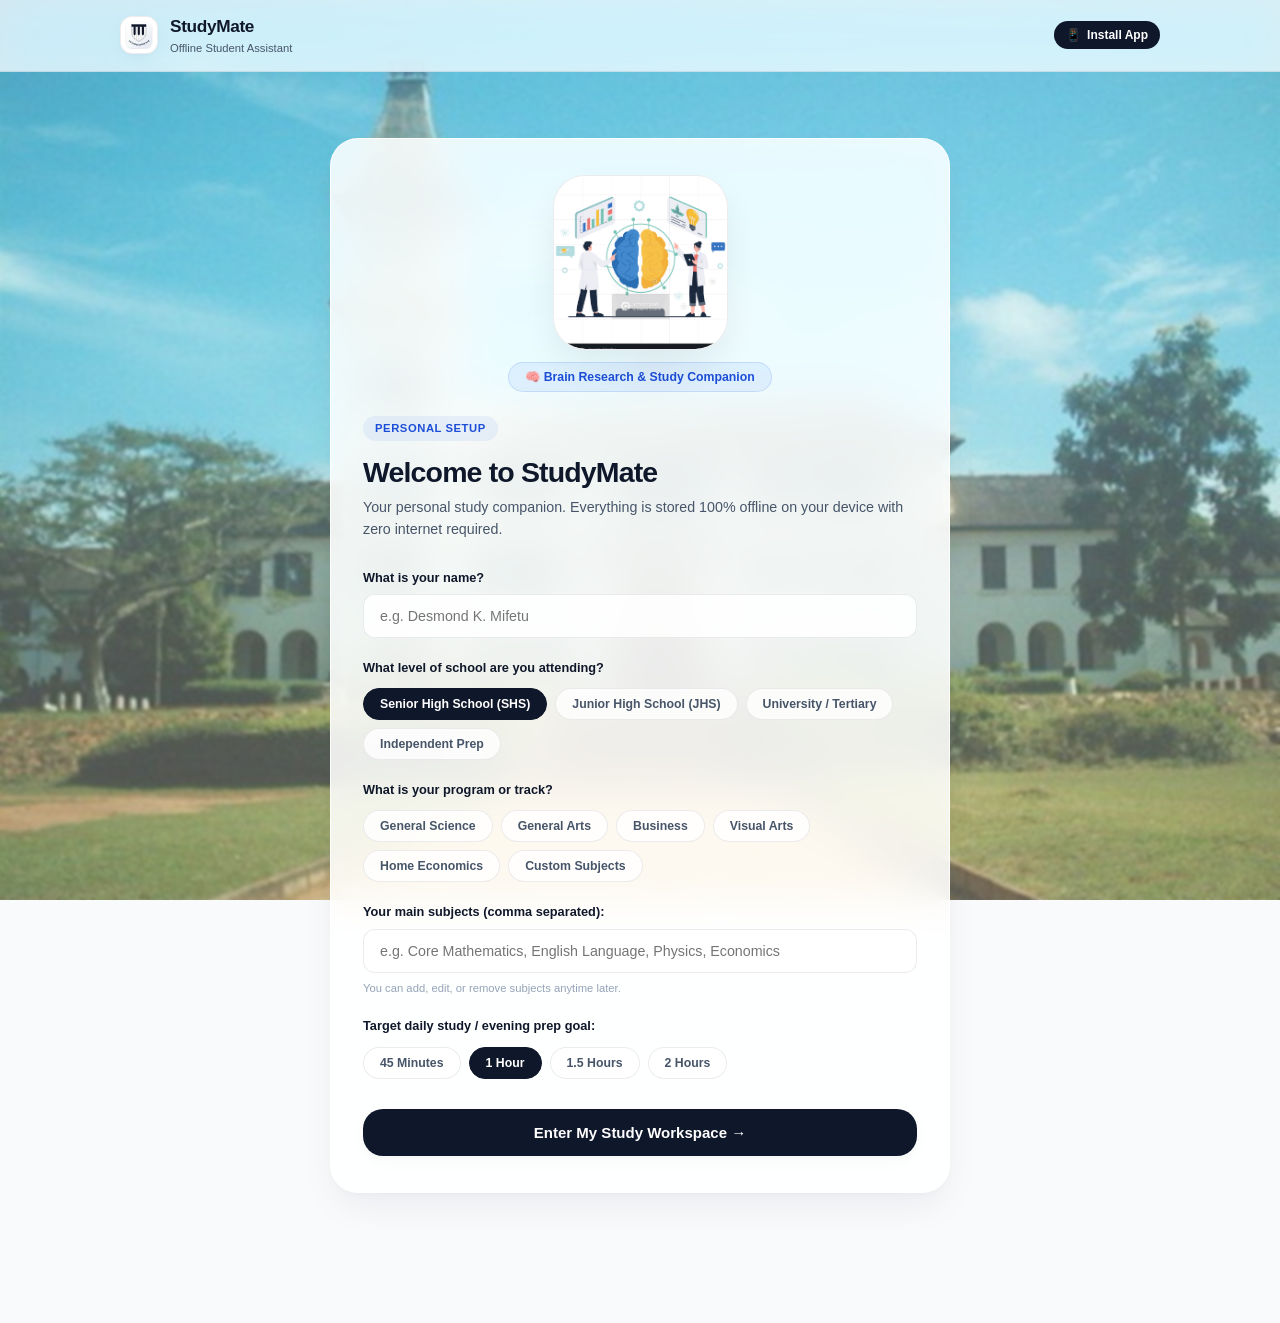
<file: index.html>
<!DOCTYPE html>
<html lang="en">

<head>
  <meta charset="UTF-8">
  <meta name="viewport" content="width=device-width, initial-scale=1.0, viewport-fit=cover">
  <title>StudyMate - Offline Student Assistant & Planner</title>
  <meta name="description" content="Minimalist, 100% offline personal student assistant, timetable, and study planner.">
  <meta name="theme-color" content="#f8fafc">
  <meta name="apple-mobile-web-app-capable" content="yes">
  <meta name="apple-mobile-web-app-status-bar-style" content="default">
  <link rel="icon" type="image/svg+xml" href="icon.svg">
  <link rel="apple-touch-icon" href="icon.svg">
  <link rel="manifest" href="manifest.json">
  <link rel="stylesheet" href="styles.css">
</head>

<body>
  <div class="app-layout">

    <!-- Top Fluid Header -->
    <header class="app-header">
      <div class="header-inner">
        <div class="brand-group">
          <div class="brand-mark" style="padding: 2px;"><img src="icon.svg" alt="Achimota School Badge"
              style="width: 28px; height: 28px; border-radius: 6px; display: block;"></div>
          <div>
            <h1 class="brand-text-title">StudyMate</h1>
            <p class="brand-text-sub">Offline Student Assistant</p>
          </div>
        </div>

        <div class="header-controls">
          <button id="btn-install-apk" class="btn-liquid btn-liquid-primary" data-open-modal="modal-install-apk"
            style="font-size: 0.8rem; padding: 7px 12px; display: inline-flex; align-items: center; gap: 6px;"
            title="Install Standalone Android APK">
            <span>📱</span>
            <span class="btn-apk-label">Install App</span>
          </button>
          <button id="btn-header-profile" class="btn-liquid btn-liquid-secondary"
            style="font-size: 0.8rem; padding: 7px 14px;" title="Profile & Settings">
            👤 <span id="header-user-label">Profile</span>
          </button>
        </div>
      </div>
    </header>

    <!-- Main Fluid Content Container -->
    <main class="content-wrapper">

      <!-- ================= 1. INITIAL INTRO & SETUP SCREEN ================= -->
      <section id="view-intro" class="intro-container">
        <div class="intro-hero-card">
          <div class="intro-mascot-wrapper">
            <div class="mascot-capsule-mini">
              <img src="People working on Brain Research Insight.png" alt="Brain Research & Insight" class="mascot-img">
            </div>
            <div class="mascot-intro-tag">🧠 Brain Research & Study Companion</div>
          </div>
          <span class="intro-badge">Personal Setup</span>
          <h2 class="intro-title">Welcome to StudyMate</h2>
          <p class="intro-subtitle">Your personal study companion. Everything is stored 100% offline on your device with
            zero internet required.</p>

          <form id="form-intro-setup" class="intro-form">
            <!-- Name Field -->
            <div class="form-field-group">
              <label for="intro-name" class="field-label">What is your name?</label>
              <input type="text" id="intro-name" class="input-liquid" placeholder="e.g. Desmond K. Mifetu" required
                autocomplete="name">
            </div>

            <!-- School Level -->
            <div class="form-field-group">
              <label class="field-label">What level of school are you attending?</label>
              <div class="chip-options-grid" id="school-level-chips">
                <button type="button" class="select-chip active" data-level="Senior High School (SHS)">Senior High
                  School (SHS)</button>
                <button type="button" class="select-chip" data-level="Junior High School (JHS)">Junior High School
                  (JHS)</button>
                <button type="button" class="select-chip" data-level="University / Tertiary">University /
                  Tertiary</button>
                <button type="button" class="select-chip" data-level="Independent / NovDec">Independent Prep</button>
              </div>
            </div>

            <!-- Program / Track -->
            <div class="form-field-group">
              <label class="field-label">What is your program or track?</label>
              <div class="chip-options-grid" id="program-track-chips">
                <button type="button" class="select-chip" data-track="General Science">General Science</button>
                <button type="button" class="select-chip" data-track="General Arts">General Arts</button>
                <button type="button" class="select-chip" data-track="Business">Business</button>
                <button type="button" class="select-chip" data-track="Visual Arts">Visual Arts</button>
                <button type="button" class="select-chip" data-track="Home Economics">Home Economics</button>
                <button type="button" class="select-chip" data-track="Custom">Custom Subjects</button>
              </div>
            </div>

            <!-- Subjects to Include -->
            <div class="form-field-group">
              <label for="intro-subjects-input" class="field-label">Your main subjects (comma separated):</label>
              <input type="text" id="intro-subjects-input" class="input-liquid"
                placeholder="e.g. Core Mathematics, English Language, Physics, Economics">
              <span class="field-hint">You can add, edit, or remove subjects anytime later.</span>
            </div>

            <!-- Daily Prep Goal -->
            <div class="form-field-group">
              <label class="field-label">Target daily study / evening prep goal:</label>
              <div class="chip-options-grid" id="prep-goal-chips">
                <button type="button" class="select-chip" data-goal="45">45 Minutes</button>
                <button type="button" class="select-chip active" data-goal="60">1 Hour</button>
                <button type="button" class="select-chip" data-goal="90">1.5 Hours</button>
                <button type="button" class="select-chip" data-goal="120">2 Hours</button>
              </div>
            </div>

            <button type="submit" class="btn-start-workspace">
              Enter My Study Workspace →
            </button>
          </form>
        </div>
      </section>

      <!-- ================= 2. PERSONAL DASHBOARD (ACTIVE WORKSPACE) ================= -->
      <section id="view-dashboard" class="dashboard-view" style="display: none;">

        <!-- Segmented iOS Navigation Control -->
        <div class="segmented-nav-container">
          <div class="segmented-nav" id="segmented-nav">
            <button class="segment-btn active" data-tab="assistant">
              <span class="nav-icon">🧠</span>
              <span class="nav-label">Assistant</span>
            </button>
            <button class="segment-btn" data-tab="timetable">
              <span class="nav-icon">📅</span>
              <span class="nav-label">Schedule</span>
            </button>
            <button class="segment-btn" data-tab="assignments">
              <span class="nav-icon">📝</span>
              <span class="nav-label">Tasks</span>
            </button>
            <button class="segment-btn" data-tab="goals">
              <span class="nav-icon">🎯</span>
              <span class="nav-label">Goals</span>
            </button>
            <button class="segment-btn" data-tab="focus">
              <span class="nav-icon">⏱️</span>
              <span class="nav-label">Timer</span>
            </button>
            <button class="segment-btn" data-tab="about">
              <span class="nav-icon">ℹ️</span>
              <span class="nav-label">About</span>
            </button>
          </div>
        </div>

        <!-- TAB 1: ASSISTANT -->
        <div id="tab-assistant" class="tab-pane active">
          <div class="liquid-assistant-card">
            <div class="assistant-top-row">
              <h2 class="assistant-user-greeting" id="dash-greeting">Hello, Desmond</h2>
              <span class="assistant-copilot-tag">✨ Personal Study Copilot</span>
            </div>
            <p class="assistant-body-message" id="dash-assistant-msg">
              Welcome to your personal study hub. All your timetable slots, deadlines, and study streaks will be
              organized right here.
            </p>

            <!-- Interactive Animated Study Buddy -->
            <div class="mascot-companion-card" id="mascot-companion-widget">
              <div class="mascot-capsule" id="mascot-tap-trigger" title="Tap for study insight!">
                <img src="People working on Brain Research Insight.png" alt="Brain Research Insight" class="mascot-img"
                  id="assistant-mascot-img">
                <div class="mascot-tap-hint">Tap me! ⚡</div>
              </div>
              <div class="mascot-speech-content">
                <div class="mascot-speech-header">
                  <span class="mascot-name-badge">🧠 StudyMate Buddy</span>
                  <span class="mascot-status-tag" id="companion-status-tag">Deep Focus</span>
                </div>
                <div class="mascot-speech-bubble" id="companion-speech-bubble">
                  <p id="companion-speech-text">“Ready to dive into focused study & insight? Let's build some serious
                    momentum!”</p>
                </div>
              </div>
            </div>

            <div class="assistant-callout-liquid" id="dash-callout-box">
              <div class="callout-icon-circle" id="dash-callout-icon">📋</div>
              <div>
                <div class="callout-heading" id="dash-callout-title">Ready to set up your schedule?</div>
                <div class="callout-desc" id="dash-callout-desc">You can start by adding your class periods, upcoming
                  homework, or evening prep targets.</div>
              </div>
            </div>

            <div class="quick-action-strip">
              <button id="btn-quick-add-task" class="btn-liquid btn-liquid-primary">+ Add Assignment</button>
              <button id="btn-quick-add-period" class="btn-liquid btn-liquid-secondary">+ Add Timetable Slot</button>
              <button id="btn-quick-timer" class="btn-liquid btn-liquid-secondary">Start Prep Timer</button>
            </div>
          </div>

          <!-- EXAM HORIZON (WASSCE / TARGET READINESS TRACKER) -->
          <div class="liquid-section" style="margin-top: 24px;">
            <div class="horizon-card" id="exam-horizon-card">
              <div class="horizon-header">
                <div>
                  <span class="horizon-eyebrow">📅 EXAM HORIZON</span>
                  <h3 class="horizon-name" id="horizon-exam-name">WASSCE</h3>
                </div>
                <button class="btn-horizon-config" id="btn-config-exam" type="button" title="Set target exam or date">⚙
                  Configure</button>
              </div>

              <div class="horizon-days-stat">
                <span class="horizon-big-num" id="horizon-days-left">--</span>
                <div class="horizon-days-label-group">
                  <span class="horizon-days-unit">Days Remaining</span>
                  <span class="horizon-date-target" id="horizon-target-date-str">Target Date</span>
                </div>
              </div>

              <div class="horizon-progress-track">
                <div class="horizon-progress-bar" id="horizon-progress-fill" style="width: 50%;"></div>
              </div>

              <div class="horizon-metrics-row">
                <div class="horizon-metric">
                  <span class="metric-val" id="horizon-prep-hours">-- hrs</span>
                  <span class="metric-lbl">Est. Prep Capacity</span>
                </div>
                <div class="horizon-metric-divider"></div>
                <div class="horizon-metric">
                  <span class="metric-val" id="horizon-weeks-left">-- wks</span>
                  <span class="metric-lbl">Weeks to Exam</span>
                </div>
                <div class="horizon-metric-divider"></div>
                <div class="horizon-metric">
                  <span class="metric-val" id="horizon-urgency-tag">On Track</span>
                  <span class="metric-lbl">Pacing Status</span>
                </div>
              </div>
            </div>
          </div>

          <!-- CLASS READY GUARDIAN (ESSENTIAL KIT CHECKLIST) -->
          <div class="liquid-section" style="margin-top: 24px;">
            <div class="kit-card" id="kit-guardian-card">
              <div class="kit-header-row">
                <div>
                  <div class="kit-eyebrow-row">
                    <span class="kit-badge-shield">🛡️ Anti-Sack Guardian</span>
                    <span class="kit-status-tag" id="kit-packed-status">0/0 Packed</span>
                  </div>
                  <h3 class="kit-title" id="kit-schedule-heading">Tomorrow's Kit Checklist</h3>
                  <p class="kit-sub" id="kit-schedule-sub">Never get sacked from class for missing graph books,
                    mathsets, or lab gear.</p>
                </div>
                <button class="btn-liquid btn-liquid-secondary" style="font-size: 0.74rem; padding: 5px 12px;"
                  id="btn-add-kit-item" type="button">+ Add Kit Item</button>
              </div>

              <div class="kit-items-list" id="kit-items-container">
                <!-- Dynamically rendered kit rows -->
              </div>
            </div>
          </div>

          <!-- Urgent / Upcoming Homework Strip -->
          <div class="liquid-section" style="margin-top: 24px;">
            <div class="section-header-row">
              <h3 class="section-title">Upcoming Tasks & Homework</h3>
              <span id="badge-urgent-count" class="item-tag tag-blue">0 items</span>
            </div>
            <div class="liquid-card" id="dash-tasks-container">
              <!-- Populated or empty state -->
            </div>
          </div>
        </div>

        <!-- TAB 2: TIMETABLE -->
        <div id="tab-timetable" class="tab-pane" style="display: none;">
          <div class="liquid-section">
            <div class="section-header-row">
              <div>
                <h3 class="section-title">Weekly Schedule</h3>
                <p class="brand-text-sub">Classes, practicals, and evening boarding prep</p>
              </div>
              <button id="btn-modal-add-timetable" class="btn-liquid btn-liquid-primary">+ Add Slot</button>
            </div>

            <!-- Day Selector Pills -->
            <div class="chip-options-grid" id="timetable-day-chips" style="margin: 6px 0 14px 0;">
              <button class="select-chip active" data-day="1"><span class="day-full">Monday</span><span
                  class="day-short">Mon</span></button>
              <button class="select-chip" data-day="2"><span class="day-full">Tuesday</span><span
                  class="day-short">Tue</span></button>
              <button class="select-chip" data-day="3"><span class="day-full">Wednesday</span><span
                  class="day-short">Wed</span></button>
              <button class="select-chip" data-day="4"><span class="day-full">Thursday</span><span
                  class="day-short">Thu</span></button>
              <button class="select-chip" data-day="5"><span class="day-full">Friday</span><span
                  class="day-short">Fri</span></button>
              <button class="select-chip" data-day="6"><span class="day-full">Saturday</span><span
                  class="day-short">Sat</span></button>
              <button class="select-chip" data-day="0"><span class="day-full">Sunday</span><span
                  class="day-short">Sun</span></button>
            </div>

            <div class="liquid-card" id="timetable-content-card">
              <!-- Populated timetable slots or clean empty state -->
            </div>
          </div>
        </div>

        <!-- TAB 3: ASSIGNMENTS & GROUP WORK -->
        <div id="tab-assignments" class="tab-pane" style="display: none;">
          <div class="liquid-section">
            <div class="section-header-row">
              <div>
                <h3 class="section-title">Assignments & Group Work</h3>
                <p class="brand-text-sub">Manage individual tasks and coordinate group members</p>
              </div>
              <button id="btn-modal-add-assignment" class="btn-liquid btn-liquid-primary">+ New Task</button>
            </div>

            <div id="assignments-almost-due-banner" style="display: none;"></div>
            <div class="chip-options-grid" id="assignment-filter-chips" style="margin: 6px 0 14px 0;">
              <button class="select-chip active" data-filter="all">All</button>
              <button class="select-chip" data-filter="pending">To-Do</button>
              <button class="select-chip" data-filter="group">Group Projects</button>
              <button class="select-chip" data-filter="completed">Completed</button>
            </div>

            <div class="liquid-card" id="assignments-content-card">
              <!-- Populated assignments or clean empty state -->
            </div>
          </div>
        </div>

        <!-- TAB 4: GOALS & HABITS -->
        <div id="tab-goals" class="tab-pane" style="display: none;">
          <div class="liquid-section">
            <div class="section-header-row">
              <div>
                <h3 class="section-title">Daily Goals & Study Habits</h3>
                <p class="brand-text-sub">Keep track of daily targets and study consistency</p>
              </div>
              <button id="btn-modal-add-goal" class="btn-liquid btn-liquid-primary">+ Add Target</button>
            </div>

            <div class="liquid-card" id="goals-content-card" style="margin-top: 10px;">
              <!-- Populated goals or clean empty state -->
            </div>
          </div>
        </div>

        <!-- TAB 5: PREP TIMER -->
        <div id="tab-focus" class="tab-pane" style="display: none;">
          <div class="liquid-section">
            <div class="section-header-row">
              <div>
                <h3 class="section-title">Focus & Prep Timer</h3>
                <p class="brand-text-sub">Offline study sessions with synthesized chime</p>
              </div>
            </div>

            <div class="liquid-card" style="text-align: center; padding: 36px 20px;">
              <!-- Focus Activity Stage (Lottie Vector Animation - Man Repairing Motherboard) -->
              <div class="timer-mascot-stage">
                <div class="timer-mascot-capsule" id="timer-mascot-box">
                  <div id="prep-lottie-stage" class="prep-lottie-stage"></div>
                  <div class="timer-mascot-overlay-badge" id="timer-mascot-badge">
                    <span id="timer-mascot-badge-text">Focus Ready</span>
                  </div>
                </div>
              </div>

              <div style="font-size: 0.85rem; font-weight: 700; color: var(--text-secondary); margin-bottom: 8px;"
                id="timer-subject-label">General Study</div>
              <div
                style="font-size: 3.8rem; font-weight: 800; letter-spacing: -0.04em; color: var(--text-primary); line-height: 1;"
                id="timer-display">25:00</div>
              <div style="font-size: 0.85rem; font-weight: 600; color: var(--text-muted); margin-top: 8px;"
                id="timer-mode-name">Focus Session • 5m Rest Scheduled</div>

              <!-- End of Focus / Rest Transition Card -->
              <div id="timer-rest-card" class="assistant-callout-liquid"
                style="display: none; max-width: 480px; margin: 18px auto 0 auto; text-align: left;">
                <div class="callout-icon-circle">☕</div>
                <div style="flex: 1;">
                  <div class="callout-heading" id="rest-card-heading">Focus Complete! Time to Recharge.</div>
                  <div class="callout-desc" id="rest-card-desc">You've completed your study session. Taking a quick
                    break helps retain information.</div>
                  <div style="display: flex; gap: 8px; margin-top: 10px;">
                    <button id="btn-start-rest" class="btn-liquid btn-liquid-primary"
                      style="font-size: 0.8rem; padding: 6px 14px;">Start Rest (<span
                        id="rest-duration-text">5m</span>)</button>
                    <button id="btn-skip-rest" class="btn-liquid btn-liquid-secondary"
                      style="font-size: 0.8rem; padding: 6px 12px;">Skip Break</button>
                  </div>
                </div>
              </div>

              <!-- 5 Presets + Custom Button -->
              <div class="chip-options-grid" style="justify-content: center; margin: 24px 0 16px 0;"
                id="timer-preset-chips">
                <!-- Populated dynamically via app.js -->
              </div>

              <!-- Controls -->
              <div style="display: flex; justify-content: center; gap: 14px;">
                <button id="btn-timer-reset" class="btn-liquid btn-liquid-secondary">Reset</button>
                <button id="btn-timer-toggle" class="btn-liquid btn-liquid-primary"
                  style="padding: 12px 32px; font-size: 0.95rem;">
                  <span id="timer-toggle-label">Start Focus</span>
                </button>
              </div>

              <div style="margin-top: 24px; font-size: 0.8rem; color: var(--text-secondary);">
                Today's Total: <strong id="timer-today-mins">0 mins</strong>
              </div>
            </div>
          </div>
        </div>

        <!-- TAB 6: ABOUT US -->
        <div id="tab-about" class="tab-pane" style="display: none;">
          <div class="liquid-section">

            <!-- Hero Banner: Achimota Administration Frosted Glass Showcase -->
            <div class="about-hero-banner">
              <div class="about-hero-crest">
                <img src="icon.svg" alt="Achimota School Crest" class="about-crest-img">
              </div>
              <div style="display: flex; justify-content: center; margin-bottom: 8px;">
                <span class="item-tag tag-blue"
                  style="font-size: 0.72rem; padding: 3px 12px; letter-spacing: 0.04em;">🏛️ ACHIMOTA ADMINISTRATION
                  &bull; MOTOWN</span>
              </div>
              <h2 class="about-hero-title">StudyMate</h2>
              <p class="about-hero-sub">"Ut Omnes Unum Sint" &mdash; Crafted with passion for Ghanaian students aiming
                for academic excellence.</p>
              <div class="about-hero-badges">
                <span class="item-tag tag-blue">v1.0</span>
                <span class="item-tag tag-green">100% Offline</span>
                <span class="item-tag">Motown Spirit</span>
              </div>
            </div>

            <!-- Mission Card -->
            <div class="liquid-card about-mission-card" style="margin: 18px 0;">
              <div class="about-mission-icon">🎯</div>
              <h3 class="about-section-heading">Our Mission</h3>
              <p class="about-body-text">StudyMate was born out of one simple frustration — students spending more time
                managing their study apps than actually studying. We wanted something clean, fast, offline, and
                genuinely useful. No distractions. No subscriptions. Just focus.</p>
            </div>

            <!-- Native Android App Install Card -->
            <div class="liquid-card install-apk-card"
              style="margin: 18px 0; border: 1.5px solid rgba(59, 130, 246, 0.3); background: linear-gradient(135deg, rgba(239, 246, 255, 0.8), rgba(255, 255, 255, 0.95));">
              <div
                style="display: flex; align-items: flex-start; justify-content: space-between; gap: 14px; flex-wrap: wrap;">
                <div style="display: flex; align-items: center; gap: 14px;">
                  <div
                    style="width: 48px; height: 48px; border-radius: 14px; background: #0f172a; display: flex; align-items: center; justify-content: center; font-size: 1.6rem; color: #fff; box-shadow: 0 4px 12px rgba(15,23,42,0.15); flex-shrink: 0;">
                    🤖
                  </div>
                  <div>
                    <div style="display: flex; align-items: center; gap: 8px; flex-wrap: wrap;">
                      <h3 class="about-section-heading" style="margin: 0; font-size: 1.05rem;">StudyMate for Android
                      </h3>
                      <span class="item-tag tag-blue" style="font-size: 0.7rem; padding: 2px 8px;">Official APK</span>
                    </div>
                    <p class="about-body-text" style="font-size: 0.82rem; margin: 4px 0 0 0; color: #475569;">
                      Standalone offline Android app (4.2 MB). Fast, full-screen, with zero data usage.
                    </p>
                  </div>
                </div>
                <div style="display: flex; align-items: center; gap: 8px;">
                  <a href="studymate.apk" download="StudyMate.apk" id="btn-download-apk-direct"
                    class="btn-liquid btn-liquid-primary"
                    style="display: inline-flex; align-items: center; gap: 6px; text-decoration: none; font-size: 0.85rem; padding: 9px 16px;">
                    <span>⬇️</span> Download &amp; Install APK
                  </a>
                </div>
              </div>

              <!-- Quick install guide steps -->
              <div
                style="margin-top: 14px; padding-top: 12px; border-top: 1px solid rgba(15, 23, 42, 0.08); display: grid; grid-template-columns: repeat(auto-fit, minmax(180px, 1fr)); gap: 10px;">
                <div style="display: flex; align-items: center; gap: 8px; font-size: 0.78rem; color: #64748b;">
                  <span
                    style="font-weight: 700; color: #0f172a; background: rgba(15,23,42,0.08); width: 20px; height: 20px; border-radius: 50%; display: inline-flex; align-items: center; justify-content: center; flex-shrink: 0;">1</span>
                  <span>Tap <b>Download &amp; Install</b></span>
                </div>
                <div style="display: flex; align-items: center; gap: 8px; font-size: 0.78rem; color: #64748b;">
                  <span
                    style="font-weight: 700; color: #0f172a; background: rgba(15,23,42,0.08); width: 20px; height: 20px; border-radius: 50%; display: inline-flex; align-items: center; justify-content: center; flex-shrink: 0;">2</span>
                  <span>Tap downloaded notification</span>
                </div>
                <div style="display: flex; align-items: center; gap: 8px; font-size: 0.78rem; color: #64748b;">
                  <span
                    style="font-weight: 700; color: #0f172a; background: rgba(15,23,42,0.08); width: 20px; height: 20px; border-radius: 50%; display: inline-flex; align-items: center; justify-content: center; flex-shrink: 0;">3</span>
                  <span>Tap <b>Install</b> &amp; launch!</span>
                </div>
              </div>
            </div>

            <!-- Offline Data Vault -->
            <div class="liquid-card backup-vault-card" style="margin: 18px 0;">
              <div style="display: flex; align-items: center; gap: 12px; margin-bottom: 8px;">
                <span style="font-size: 1.4rem;">🛡️</span>
                <div>
                  <h3 class="about-section-heading" style="margin-bottom: 2px;">Offline Data Vault</h3>
                  <p class="about-body-text" style="font-size: 0.8rem; margin: 0;">Export your entire schedule, tasks,
                    habits, and kit to a safe JSON file or restore anytime.</p>
                </div>
              </div>
              <div style="display: flex; gap: 10px; margin-top: 14px; flex-wrap: wrap;">
                <button id="btn-about-export-backup" class="btn-liquid btn-liquid-primary" style="font-size: 0.78rem;"
                  type="button">⬇ Export Full Backup (.json)</button>
                <button id="btn-about-trigger-import" class="btn-liquid btn-liquid-secondary"
                  style="font-size: 0.78rem;" type="button">⬆ Restore from File</button>
              </div>
            </div>

            <!-- Developers Section -->
            <h3 class="about-section-heading" style="margin: 24px 0 14px 0; font-size: 1rem;">👨‍💻 The Team</h3>

            <!-- Dev Card 1 -->
            <div class="about-dev-card">
              <div class="about-dev-avatar">D</div>
              <div class="about-dev-info">
                <div class="about-dev-name">Desmond K. Mifetu</div>
                <div class="about-dev-role">Founder &amp; Lead Architect</div>
                <p class="about-dev-bio">The visionary and engineer behind StudyMate. Desmond conceived, designed, and built the application to provide Ghanaian students with an ultra-fast, 100% offline study companion for class tracking, boarding school prep, and WASSCE excellence.</p>
                <div class="about-dev-tags">
                  <span class="item-tag tag-blue">Founder</span>
                  <span class="item-tag tag-green">Lead Engineer</span>
                  <span class="item-tag">Architecture</span>
                </div>
              </div>
            </div>

            <!-- Dev Card 2 -->
            <div class="about-dev-card" style="margin-top: 14px;">
              <div class="about-dev-avatar" style="background: linear-gradient(135deg, #10b981, #06b6d4); font-size: 1.3rem;">⚡</div>
              <div class="about-dev-info">
                <div class="about-dev-name">Antigravity</div>
                <div class="about-dev-role">AI Co-Engineer &bull; Google DeepMind</div>
                <p class="about-dev-bio">Autonomous AI engineering partner collaborating with Desmond on responsive design architecture, offline-first systems, and liquidity UI styling.</p>
                <div class="about-dev-tags">
                  <span class="item-tag tag-green">AI Pair Engineer</span>
                  <span class="item-tag tag-blue">DeepMind</span>
                  <span class="item-tag">Performance</span>
                </div>
              </div>
            </div>

            <!-- Built With Section -->
            <div class="liquid-card" style="margin-top: 20px; padding: 18px 20px;">
              <h3 class="about-section-heading">🛠️ Built With</h3>
              <div class="about-tech-grid">
                <div class="about-tech-item"><span class="about-tech-icon">📄</span><span>HTML5</span></div>
                <div class="about-tech-item"><span class="about-tech-icon">🎨</span><span>Vanilla CSS</span></div>
                <div class="about-tech-item"><span class="about-tech-icon">⚡</span><span>Vanilla JS</span></div>
                <div class="about-tech-item"><span class="about-tech-icon">🎭</span><span>Lottie Animations</span></div>
                <div class="about-tech-item"><span class="about-tech-icon">💾</span><span>LocalStorage</span></div>
                <div class="about-tech-item"><span class="about-tech-icon">📱</span><span>PWA Ready</span></div>
              </div>
            </div>

            <!-- Footer Note -->
            <div class="about-footer-note">
              <p>Made with ❤️ for every student grinding hard. No cloud. No tracking. Just you and your goals.</p>
              <p style="margin-top: 6px; font-size: 0.78rem; color: var(--text-muted);">StudyMate © 2025 — All rights
                reserved.</p>
            </div>

          </div>
        </div>

      </section>

    </main>
  </div>

  <!-- ================= MODALS ================= -->

  <!-- Modal 1: Add Assignment -->
  <div class="liquid-modal-overlay" id="modal-assignment">
    <div class="liquid-modal-content">
      <div class="modal-header-row">
        <h3 class="modal-title-text">New Assignment / Project</h3>
        <button class="modal-close-icon" data-close="modal-assignment">&times;</button>
      </div>

      <form id="form-add-assignment" style="display: flex; flex-direction: column; gap: 14px;">
        <div class="form-field-group">
          <label class="field-label">Assignment Title *</label>
          <input type="text" id="task-title" class="input-liquid" placeholder="e.g. Exercise on Quadratic Equations"
            required>
        </div>

        <div style="display: flex; gap: 12px;">
          <div class="form-field-group" style="flex: 1.2;">
            <div style="display: flex; justify-content: space-between; align-items: center; margin-bottom: 5px;">
              <label class="field-label" style="margin-bottom: 0;">Subject *</label>
              <button type="button" id="btn-toggle-custom-subject"
                style="font-size: 0.74rem; color: var(--accent-blue); background: none; border: none; cursor: pointer; font-weight: 600; padding: 0;">+
                Type Custom</button>
            </div>
            <select id="task-subject-select" class="input-liquid">
              <option value="" disabled selected>Choose a subject...</option>
            </select>
            <input type="text" id="task-subject-custom" class="input-liquid" placeholder="Type custom subject name..."
              style="display: none; margin-top: 6px;">
            <input type="hidden" id="task-edit-id" value="">
          </div>
          <div class="form-field-group" style="flex: 0.8;">
            <label class="field-label">Due Date *</label>
            <input type="date" id="task-due" class="input-liquid" required>
          </div>
        </div>

        <div style="display: flex; gap: 12px;">
          <div class="form-field-group" style="flex: 1;">
            <label class="field-label">Type</label>
            <select id="task-type" class="input-liquid">
              <option value="individual">Individual Task</option>
              <option value="group">&#x1F465; Group Project</option>
            </select>
          </div>
          <div class="form-field-group" style="flex: 1;">
            <label class="field-label">Priority</label>
            <select id="task-priority" class="input-liquid">
              <option value="medium">Standard</option>
              <option value="high">Urgent</option>
              <option value="low">Low</option>
            </select>
          </div>
        </div>

        <!-- Group Members field (if group) -->
        <div class="form-field-group" id="group-task-members-field" style="display: none;">
          <label class="field-label">Group Members (comma separated)</label>
          <input type="text" id="task-members" class="input-liquid" placeholder="e.g. Kwame, Ama, Kojo">
        </div>

        <div class="form-field-group">
          <label class="field-label">Notes &amp; Instructions (Optional)</label>
          <input type="text" id="task-notes" class="input-liquid" placeholder="Page numbers or teacher instructions">
        </div>

        <div style="display: flex; justify-content: flex-end; gap: 10px; margin-top: 8px;">
          <button type="button" class="btn-liquid btn-liquid-secondary" data-close="modal-assignment">Cancel</button>
          <button type="submit" class="btn-liquid btn-liquid-primary">Save Assignment</button>
        </div>
      </form>
    </div>
  </div>

  <!-- Modal 2: Add Timetable Slot -->
  <div class="liquid-modal-overlay" id="modal-timetable">
    <div class="liquid-modal-content">
      <div class="modal-header-row">
        <h3 class="modal-title-text" id="modal-timetable-title">Add Schedule Slot</h3>
        <button class="modal-close-icon" data-close="modal-timetable">&times;</button>
      </div>

      <form id="form-add-timetable" style="display: flex; flex-direction: column; gap: 14px;">
        <input type="hidden" id="slot-edit-id" value="">
        <div class="form-field-group">
          <div style="display: flex; justify-content: space-between; align-items: center; margin-bottom: 5px;">
            <label class="field-label" style="margin-bottom: 0;">Subject / Activity *</label>
            <button type="button" id="btn-toggle-custom-slot-subject"
              style="font-size: 0.74rem; color: var(--accent-blue); background: none; border: none; cursor: pointer; font-weight: 600; padding: 0;">+
              Type Custom</button>
          </div>
          <select id="slot-subject-select" class="input-liquid">
            <option value="" disabled selected>Choose a subject...</option>
          </select>
          <input type="text" id="slot-subject-custom" class="input-liquid"
            placeholder="Type custom subject or activity..." style="display: none; margin-top: 6px;">
        </div>

        <div style="display: flex; gap: 12px;">
          <div class="form-field-group" style="flex: 1;">
            <label class="field-label">Day of Week</label>
            <select id="slot-day" class="input-liquid">
              <option value="1">Monday</option>
              <option value="2">Tuesday</option>
              <option value="3">Wednesday</option>
              <option value="4">Thursday</option>
              <option value="5">Friday</option>
              <option value="6">Saturday</option>
              <option value="0">Sunday</option>
            </select>
          </div>
          <div class="form-field-group" style="flex: 1;">
            <label class="field-label">Category</label>
            <select id="slot-type" class="input-liquid">
              <option value="class">Class Period</option>
              <option value="prep">&#x1F319; Evening Prep</option>
              <option value="lab">Science / ICT Lab</option>
            </select>
          </div>
        </div>

        <div style="display: flex; gap: 12px;">
          <div class="form-field-group" style="flex: 1;">
            <label class="field-label">Start Time</label>
            <input type="time" id="slot-start" class="input-liquid" value="08:00" required>
          </div>
          <div class="form-field-group" style="flex: 1;">
            <label class="field-label">End Time</label>
            <input type="time" id="slot-end" class="input-liquid" value="08:50" required>
          </div>
        </div>

        <div class="form-field-group">
          <label class="field-label">Room or Teacher (Optional)</label>
          <input type="text" id="slot-room" class="input-liquid" placeholder="e.g. Science Lab 1 - Mr. Mensah">
        </div>

        <div style="display: flex; justify-content: flex-end; gap: 10px; margin-top: 8px;">
          <button type="button" class="btn-liquid btn-liquid-secondary" data-close="modal-timetable">Cancel</button>
          <button type="submit" id="btn-submit-timetable-slot" class="btn-liquid btn-liquid-primary">Add Slot</button>
        </div>
      </form>
    </div>
  </div>

  <!-- Modal 3: Add Goal / Habit -->
  <div class="liquid-modal-overlay" id="modal-goal">
    <div class="liquid-modal-content">
      <div class="modal-header-row">
        <h3 class="modal-title-text">New Target or Habit</h3>
        <button class="modal-close-icon" data-close="modal-goal">&times;</button>
      </div>

      <form id="form-add-goal" style="display: flex; flex-direction: column; gap: 14px;">
        <div class="form-field-group">
          <label class="field-label">Type</label>
          <select id="goal-type" class="input-liquid">
            <option value="daily">&#x1F3AF; Today's Goal</option>
            <option value="habit">&#x1F525; Daily Study Habit (Recurring Streak)</option>
          </select>
        </div>

        <div class="form-field-group">
          <label class="field-label">Description *</label>
          <input type="text" id="goal-desc" class="input-liquid"
            placeholder="e.g. Solve 5 Past Questions on Trigonometry" required>
        </div>

        <div class="form-field-group">
          <label class="field-label">Subject</label>
          <input type="text" id="goal-subject-input" class="input-liquid" placeholder="e.g. Core Mathematics"
            list="user-subjects-datalist">
          <datalist id="user-subjects-datalist"></datalist>
        </div>

        <div style="display: flex; justify-content: flex-end; gap: 10px; margin-top: 8px;">
          <button type="button" class="btn-liquid btn-liquid-secondary" data-close="modal-goal">Cancel</button>
          <button type="submit" class="btn-liquid btn-liquid-primary">Save Target</button>
        </div>
      </form>
    </div>
  </div>

  <!-- Modal 4: Profile & Settings -->
  <div class="liquid-modal-overlay" id="modal-profile">
    <div class="liquid-modal-content">
      <div class="modal-header-row">
        <h3 class="modal-title-text">Student Profile &amp; Settings</h3>
        <button class="modal-close-icon" data-close="modal-profile">&times;</button>
      </div>

      <div style="display: flex; flex-direction: column; gap: 16px;">
        <div style="background: var(--bg-page); padding: 14px 16px; border-radius: var(--radius-sm);">
          <div style="font-size: 0.95rem; font-weight: 700;" id="prof-display-name">Student</div>
          <div style="font-size: 0.8rem; color: var(--text-secondary);" id="prof-display-track">Track</div>
          <div style="font-size: 0.78rem; color: var(--text-muted); margin-top: 4px;" id="prof-display-subjects">
            Subjects</div>
        </div>

        <div>
          <h4 style="font-size: 0.88rem; font-weight: 700; margin-bottom: 6px;">Offline Data Vault</h4>
          <p style="font-size: 0.8rem; color: var(--text-secondary); margin-bottom: 10px;">Safeguard your timetable,
            assignments, streaks, and kit checklist. Export to a clean JSON file or restore anytime.</p>
          <div style="display: flex; gap: 10px; flex-wrap: wrap;">
            <button id="btn-export-backup" class="btn-liquid btn-liquid-secondary" type="button">⬇ Export Data
              Backup</button>
            <button id="btn-trigger-import" class="btn-liquid btn-liquid-secondary" type="button">⬆ Restore
              Backup</button>
            <input type="file" id="input-backup-file" accept=".json" style="display: none;">
          </div>
        </div>

        <div>
          <h4 style="font-size: 0.88rem; font-weight: 700; margin-bottom: 6px;">Data &amp; Reset</h4>
          <p style="font-size: 0.8rem; color: var(--text-secondary); margin-bottom: 10px;">You can change your setup or
            reset to start over.</p>
          <div style="display: flex; gap: 10px;">
            <button id="btn-edit-setup" class="btn-liquid btn-liquid-secondary">Edit Setup Options</button>
            <button id="btn-reset-all" class="btn-liquid btn-liquid-secondary" style="color: var(--accent-red);">Clear
              All Data</button>
          </div>
        </div>
      </div>
    </div>
  </div>

  <!-- Modal 5: Custom Timer Preset -->
  <div class="liquid-modal-overlay" id="modal-custom-timer">
    <div class="liquid-modal-content">
      <div class="modal-header-row">
        <h3 class="modal-title-text">Create Custom Focus &amp; Rest Time</h3>
        <button class="modal-close-icon" data-close="modal-custom-timer">&times;</button>
      </div>

      <form id="form-custom-timer" style="display: flex; flex-direction: column; gap: 14px;">
        <div class="form-field-group">
          <label class="field-label">Focus / Study Duration (Minutes) *</label>
          <input type="number" id="custom-study-mins" class="input-liquid" placeholder="e.g. 50" min="1" max="240"
            required value="50">
        </div>

        <div class="form-field-group">
          <label class="field-label">Rest / Break Duration (Minutes)</label>
          <input type="number" id="custom-rest-mins" class="input-liquid" placeholder="e.g. 10" min="1" max="60"
            required value="10">
          <span class="field-hint">Auto-calculated to ~20% of study time, but you can customize it.</span>
        </div>

        <div class="form-field-group">
          <label class="field-label">Label / Name (Optional)</label>
          <input type="text" id="custom-timer-label" class="input-liquid" placeholder="e.g. 50m Deep Review">
        </div>

        <div style="display: flex; justify-content: flex-end; gap: 10px; margin-top: 8px;">
          <button type="button" class="btn-liquid btn-liquid-secondary" data-close="modal-custom-timer">Cancel</button>
          <button type="submit" class="btn-liquid btn-liquid-primary">Save Custom Preset</button>
        </div>
      </form>
    </div>
  </div>

  <!-- Modal 6: Configure Exam Target -->
  <div class="liquid-modal-overlay" id="modal-exam-target">
    <div class="liquid-modal-content">
      <div class="modal-header-row">
        <h3 class="modal-title-text">Configure Target Exam</h3>
        <button class="modal-close-icon" data-close="modal-exam-target">&times;</button>
      </div>

      <form id="form-exam-target" style="display: flex; flex-direction: column; gap: 14px;">
        <div class="form-field-group">
          <label class="field-label">Exam Name *</label>
          <input type="text" id="target-exam-name" class="input-liquid"
            placeholder="e.g. WASSCE, Internal Mocks, Nov/Dec" required>
        </div>

        <div class="form-field-group">
          <label class="field-label">Target Exam Date *</label>
          <input type="date" id="target-exam-date" class="input-liquid" required>
        </div>

        <div class="form-field-group">
          <label class="field-label">Daily Study Target (Hours)</label>
          <input type="number" id="target-exam-hours" class="input-liquid" min="1" max="12" step="0.5" value="3"
            required>
          <span class="field-hint">Calculates estimated prep capacity until exam day.</span>
        </div>

        <div style="display: flex; justify-content: flex-end; gap: 10px; margin-top: 8px;">
          <button type="button" class="btn-liquid btn-liquid-secondary" data-close="modal-exam-target">Cancel</button>
          <button type="submit" class="btn-liquid btn-liquid-primary">Save Exam Target</button>
        </div>
      </form>
    </div>
  </div>

  <!-- Modal 7: Add Custom Kit Item -->
  <div class="liquid-modal-overlay" id="modal-kit-item">
    <div class="liquid-modal-content">
      <div class="modal-header-row">
        <h3 class="modal-title-text">Add Essential Kit Item</h3>
        <button class="modal-close-icon" data-close="modal-kit-item">&times;</button>
      </div>

      <form id="form-kit-item" style="display: flex; flex-direction: column; gap: 14px;">
        <div class="form-field-group">
          <label class="field-label">Kit Item Description *</label>
          <input type="text" id="kit-input-name" class="input-liquid"
            placeholder="e.g. Graph Book, Casio fx-991, Drawing Board" required>
        </div>

        <div class="form-field-group">
          <label class="field-label">Relevant Subject / Period (Optional)</label>
          <input type="text" id="kit-input-subject" class="input-liquid" placeholder="e.g. Core Mathematics, Chemistry"
            list="user-subjects-datalist">
        </div>

        <div style="display: flex; justify-content: flex-end; gap: 10px; margin-top: 8px;">
          <button type="button" class="btn-liquid btn-liquid-secondary" data-close="modal-kit-item">Cancel</button>
          <button type="submit" class="btn-liquid btn-liquid-primary">Add Item</button>
        </div>
      </form>
    </div>
  </div>

  <!-- Modal 8: Install Standalone Android APK -->
  <div class="liquid-modal-overlay" id="modal-install-apk">
    <div class="liquid-modal-content" style="max-width: 480px;">
      <div class="modal-header-row">
        <div style="display: flex; align-items: center; gap: 8px;">
          <span style="font-size: 1.3rem;">📱</span>
          <h3 class="modal-title-text">Install StudyMate Android APK</h3>
        </div>
        <button class="modal-close-icon" data-close="modal-install-apk">&times;</button>
      </div>

      <div style="padding: 4px 0 16px 0;">
        <div
          style="display: flex; align-items: center; gap: 14px; background: rgba(59, 130, 246, 0.06); border: 1px solid rgba(59, 130, 246, 0.15); border-radius: 12px; padding: 12px 14px; margin-bottom: 16px;">
          <div style="font-size: 2rem;">⚡</div>
          <div>
            <div style="font-weight: 700; font-size: 0.92rem; color: var(--text-obsidian, #0f172a);">Fast &amp; 100%
              Offline</div>
            <div style="font-size: 0.78rem; color: #64748b; margin-top: 2px;">No internet needed. Fullscreen immersive
              experience. Works natively on your phone.</div>
          </div>
        </div>

        <div style="text-align: center; margin: 18px 0 20px 0;">
          <a href="studymate.apk" download="StudyMate.apk" id="modal-btn-download-apk"
            class="btn-liquid btn-liquid-primary"
            style="display: inline-flex; align-items: center; justify-content: center; gap: 8px; width: 100%; text-decoration: none; font-size: 0.95rem; font-weight: 600; padding: 13px 20px;">
            <span>⬇️</span> Download &amp; Install APK (4.2 MB)
          </a>
          <p style="font-size: 0.74rem; color: #94a3b8; margin: 8px 0 0 0;">Version 1.0.0 &bull; Standalone Android
            Build &bull; Android 5.0+</p>
        </div>

        <h4 style="font-size: 0.85rem; font-weight: 700; margin: 0 0 10px 0; color: #1e293b;">How to install on Android
          in 3 easy steps:</h4>
        <div style="display: flex; flex-direction: column; gap: 10px;">
          <div style="display: flex; gap: 10px; font-size: 0.8rem; align-items: flex-start;">
            <div
              style="min-width: 22px; height: 22px; border-radius: 50%; background: #0f172a; color: #fff; display: flex; align-items: center; justify-content: center; font-size: 0.75rem; font-weight: 700; flex-shrink: 0;">
              1</div>
            <div>Tap the blue <b>Download &amp; Install APK</b> button above.</div>
          </div>
          <div style="display: flex; gap: 10px; font-size: 0.8rem; align-items: flex-start;">
            <div
              style="min-width: 22px; height: 22px; border-radius: 50%; background: #0f172a; color: #fff; display: flex; align-items: center; justify-content: center; font-size: 0.75rem; font-weight: 700; flex-shrink: 0;">
              2</div>
            <div>When finished downloading, tap the notification or open your <b>Downloads</b> folder.</div>
          </div>
          <div style="display: flex; gap: 10px; font-size: 0.8rem; align-items: flex-start;">
            <div
              style="min-width: 22px; height: 22px; border-radius: 50%; background: #0f172a; color: #fff; display: flex; align-items: center; justify-content: center; font-size: 0.75rem; font-weight: 700; flex-shrink: 0;">
              3</div>
            <div>Tap <b>Install</b> (if prompted, enable <i>Allow from this source</i>). Done!</div>
          </div>
        </div>
      </div>

      <div
        style="display: flex; justify-content: flex-end; border-top: 1px solid rgba(15, 23, 42, 0.08); padding-top: 12px;">
        <button type="button" class="btn-liquid btn-liquid-secondary" data-close="modal-install-apk">Close</button>
      </div>
    </div>
  </div>

  <!-- Task Completion Celebration Overlay (Lottie Successfully Done) -->
  <div id="celebration-modal" class="celebration-overlay" style="display: none;">
    <div class="celebration-card">
      <div id="celebration-lottie" class="celebration-lottie-box"></div>
      <h3 class="celebration-title">Task Completed! 🎉</h3>
      <p class="celebration-desc" id="celebration-task-title">Great work on finishing your task.</p>
      <button type="button" class="btn-liquid btn-liquid-primary"
        style="margin-top: 14px; padding: 7px 22px; font-size: 0.85rem;" id="btn-close-celebration">Continue</button>
    </div>
  </div>

  <!-- ══ UPDATE NOTIFICATION BANNER ══ -->
  <div id="update-banner" class="update-banner" style="display:none;" role="alert" aria-live="polite">
    <div class="update-banner-inner">
      <div class="update-banner-left">
        <span class="update-banner-icon">🎉</span>
        <div>
          <div class="update-banner-title">New Update Available!</div>
          <div class="update-banner-sub">StudyMate has been updated with new improvements.</div>
        </div>
      </div>
      <div class="update-banner-actions">
        <button id="btn-update-refresh" class="btn-update-refresh">Refresh Now</button>
        <button id="btn-update-dismiss" class="btn-update-dismiss" title="Dismiss">✕</button>
      </div>
    </div>
  </div>

  <!-- Offline Lottie Vector Animation Engine -->
  <script src="lottie.min.js"></script>
  <!-- Core JavaScript -->
  <script src="app.js"></script>
</body>

</html>
</file>
<file: styles.css>
﻿/* ==========================================================================
   StudyMate - iPhone Liquidity UI Design System
   Minimalist Off-White Frosted Glassmorphism | Zero Glow | Full Fluid Layout
   ========================================================================== */

:root {
  /* Off-White & Neutral Tones */
  --bg-page: #f8fafc;
  --bg-page-secondary: #f1f5f9;

  /* Frosted Glassmorphic Cards (Apple Glass Liquidity) */
  --glass-card: rgba(255, 255, 255, 0.88);
  --glass-card-elevated: rgba(255, 255, 255, 0.94);
  --glass-card-subtle: rgba(255, 255, 255, 0.75);
  --glass-blur: blur(20px) saturate(180%);
  --surface-card: rgba(255, 255, 255, 0.90);
  --surface-hover: rgba(15, 23, 42, 0.04);

  /* Hairline Borders */
  --border-hairline: rgba(15, 23, 42, 0.08);
  --border-light: rgba(255, 255, 255, 0.8);
  --border-focus: #0f172a;

  /* Typography - Clean Slate & Deep Charcoal */
  --text-primary: #0f172a;
  --text-secondary: #475569;
  --text-muted: #94a3b8;
  --text-inverse: #ffffff;

  /* Accent Tones - Refined & Natural (No Neon) */
  --accent-dark: #0f172a;
  --accent-blue: #2563eb;
  --accent-green: #059669;
  --accent-amber: #d97706;
  --accent-red: #dc2626;

  /* Badges & Tags */
  --tag-bg-blue: rgba(37, 99, 235, 0.08);
  --tag-text-blue: #1d4ed8;
  --tag-bg-green: rgba(5, 150, 105, 0.08);
  --tag-text-green: #047857;
  --tag-bg-amber: rgba(217, 119, 6, 0.08);
  --tag-text-amber: #b45309;
  --tag-bg-red: rgba(220, 38, 38, 0.1);
  --tag-text-red: #dc2626;

  /* Radii - iPhone Squircle Hierarchy */
  --radius-xs: 8px;
  --radius-sm: 12px;
  --radius-md: 20px;
  --radius-lg: 28px;
  --radius-pill: 9999px;

  /* Pure Matte / Soft Shadows (Zero Glow) */
  --shadow-soft: 0 4px 20px -2px rgba(15, 23, 42, 0.04), 0 2px 6px -1px rgba(15, 23, 42, 0.02);
  --shadow-elevated: 0 16px 36px -4px rgba(15, 23, 42, 0.06), 0 4px 12px -2px rgba(15, 23, 42, 0.03);
  --shadow-sheet: 0 -12px 40px rgba(15, 23, 42, 0.08);

  /* Transitions */
  --transition-smooth: 0.25s cubic-bezier(0.16, 1, 0.3, 1);
}

/* Reset & Base */
*,
*::before,
*::after {
  box-sizing: border-box;
  margin: 0;
  padding: 0;
  -webkit-tap-highlight-color: transparent;
}

html,
body {
  width: 100%;
  max-width: 100vw;
  overflow-x: hidden;
  min-height: 100vh;
  background-color: var(--bg-page);
  color: var(--text-primary);
  font-family: -apple-system, BlinkMacSystemFont, "SF Pro Display", "SF Pro Text", "Segoe UI", Roboto, sans-serif;
  font-size: 15px;
  line-height: 1.5;
  -webkit-font-smoothing: antialiased;
  -moz-osx-font-smoothing: grayscale;
}

/* Fixed Achimota Administration Background - Reliable on Mobile & Desktop */
.app-layout {
  position: relative;
  width: 100%;
  max-width: 100vw;
  min-height: 100vh;
  display: flex;
  flex-direction: column;
  background: transparent;
  isolation: isolate;
  overflow-x: hidden;
}

.app-layout::before {
  content: "";
  position: fixed;
  inset: 0;
  background-image: url('achimota_admin.jpg');
  background-size: cover;
  background-position: center top;
  background-repeat: no-repeat;
  z-index: -2;
  pointer-events: none;
}

.app-layout::after {
  content: "";
  position: fixed;
  inset: 0;
  background: rgba(248, 250, 252, 0.28);
  backdrop-filter: blur(1.5px);
  -webkit-backdrop-filter: blur(1.5px);
  z-index: -1;
  pointer-events: none;
}

.content-wrapper {
  width: 100%;
  max-width: 1040px;
  margin: 0 auto;
  padding: 24px 20px calc(100px + env(safe-area-inset-bottom, 0px)) 20px;
  flex: 1;
  box-sizing: border-box;
  overflow-x: hidden;
}

@media (min-width: 768px) {
  .content-wrapper {
    padding: 36px 32px calc(100px + env(safe-area-inset-bottom, 0px)) 32px;
  }
}

/* ================= Minimal Top Header ================= */
.app-header {
  position: sticky;
  top: 0;
  z-index: 40;
  background: rgba(248, 250, 252, 0.8);
  backdrop-filter: var(--glass-blur);
  -webkit-backdrop-filter: var(--glass-blur);
  border-bottom: 1px solid var(--border-hairline);
  padding: 14px 24px;
}

.header-inner {
  max-width: 1040px;
  margin: 0 auto;
  display: flex;
  align-items: center;
  justify-content: space-between;
}

.brand-group {
  display: flex;
  align-items: center;
  gap: 12px;
}

.brand-mark {
  width: 38px;
  height: 38px;
  border-radius: var(--radius-sm);
  background: #ffffff;
  border: 1px solid var(--border-hairline);
  box-shadow: var(--shadow-soft);
  display: flex;
  align-items: center;
  justify-content: center;
  font-size: 19px;
}

.brand-text-title {
  font-size: 1.15rem;
  font-weight: 700;
  color: var(--text-primary);
  letter-spacing: -0.02em;
}

.brand-text-sub {
  font-size: 0.75rem;
  color: var(--text-secondary);
  font-weight: 500;
}

.header-controls {
  display: flex;
  align-items: center;
  gap: 10px;
}

/* ================= 1. CLEAN INTRO / ONBOARDING SCREEN ================= */
.intro-container {
  max-width: 620px;
  margin: 30px auto;
  animation: slideUpFade 0.4s var(--transition-smooth);
}

@keyframes slideUpFade {
  from {
    opacity: 0;
    transform: translateY(16px);
  }

  to {
    opacity: 1;
    transform: translateY(0);
  }
}

.intro-hero-card {
  background: var(--glass-card);
  backdrop-filter: var(--glass-blur);
  -webkit-backdrop-filter: var(--glass-blur);
  border: 1px solid var(--border-light);
  border-radius: var(--radius-lg);
  padding: 36px 32px;
  box-shadow: var(--shadow-elevated);
}

.intro-badge {
  display: inline-block;
  font-size: 0.75rem;
  font-weight: 700;
  text-transform: uppercase;
  letter-spacing: 0.05em;
  padding: 4px 12px;
  border-radius: var(--radius-pill);
  background: var(--tag-bg-blue);
  color: var(--tag-text-blue);
  margin-bottom: 14px;
}

.intro-title {
  font-size: 1.9rem;
  font-weight: 800;
  color: var(--text-primary);
  letter-spacing: -0.03em;
  line-height: 1.2;
}

.intro-subtitle {
  font-size: 0.95rem;
  color: var(--text-secondary);
  margin-top: 8px;
  line-height: 1.5;
}

.intro-form {
  margin-top: 28px;
  display: flex;
  flex-direction: column;
  gap: 20px;
}

.form-field-group {
  display: flex;
  flex-direction: column;
  gap: 7px;
}

.field-label {
  font-size: 0.85rem;
  font-weight: 600;
  color: var(--text-primary);
}

.field-hint {
  font-size: 0.75rem;
  color: var(--text-muted);
}

.input-liquid {
  width: 100%;
  padding: 13px 16px;
  background: rgba(255, 255, 255, 0.85);
  border: 1px solid var(--border-hairline);
  border-radius: var(--radius-sm);
  color: var(--text-primary);
  font-size: 0.95rem;
  font-family: inherit;
  outline: none;
  transition: var(--transition-smooth);
}

.input-liquid:focus {
  background: #ffffff;
  border-color: var(--border-focus);
  box-shadow: 0 0 0 3px rgba(15, 23, 42, 0.08);
}

.chip-options-grid {
  display: flex;
  flex-wrap: wrap;
  gap: 8px;
  margin-top: 4px;
}

.select-chip {
  padding: 8px 16px;
  border-radius: var(--radius-pill);
  background: rgba(255, 255, 255, 0.8);
  border: 1px solid var(--border-hairline);
  color: var(--text-secondary);
  font-size: 0.82rem;
  font-weight: 600;
  cursor: pointer;
  transition: var(--transition-smooth);
}

.select-chip:hover {
  background: #ffffff;
  color: var(--text-primary);
}

.select-chip.active {
  background: var(--text-primary);
  color: var(--text-inverse);
  border-color: var(--text-primary);
}

.btn-start-workspace {
  margin-top: 10px;
  padding: 15px 28px;
  border-radius: var(--radius-md);
  background: var(--text-primary);
  color: var(--text-inverse);
  font-size: 1rem;
  font-weight: 700;
  border: none;
  cursor: pointer;
  display: flex;
  align-items: center;
  justify-content: center;
  gap: 8px;
  transition: var(--transition-smooth);
  box-shadow: var(--shadow-soft);
}

.btn-start-workspace:hover {
  transform: translateY(-1px);
  box-shadow: var(--shadow-elevated);
}

.btn-start-workspace:active {
  transform: scale(0.99);
}

/* ================= 2. MAIN DASHBOARD (POST-SETUP) ================= */
.dashboard-view {
  display: flex;
  flex-direction: column;
  gap: 28px;
  animation: fadeIn 0.3s ease;
}

@keyframes fadeIn {
  from {
    opacity: 0;
  }

  to {
    opacity: 1;
  }
}

/* Segmented Control / Bottom Floating Navigation Strip (Liquid Glass) */
.segmented-nav-container {
  position: fixed;
  bottom: calc(18px + env(safe-area-inset-bottom, 0px));
  left: 0;
  right: 0;
  display: flex;
  justify-content: center;
  z-index: 950;
  padding: 0 16px;
  pointer-events: none;
}

.segmented-nav {
  pointer-events: auto;
  display: inline-flex;
  padding: 5px;
  background: rgba(255, 255, 255, 0.9);
  backdrop-filter: blur(28px) saturate(190%);
  -webkit-backdrop-filter: blur(28px) saturate(190%);
  border-radius: var(--radius-pill);
  border: 1px solid rgba(15, 23, 42, 0.1);
  gap: 3px;
  overflow-x: auto;
  max-width: 96vw;
  box-shadow: 0 10px 30px -4px rgba(15, 23, 42, 0.1), 0 2px 6px rgba(15, 23, 42, 0.04);
}

.segment-btn {
  padding: 9px 18px;
  border-radius: var(--radius-pill);
  border: none;
  background: transparent;
  color: var(--text-secondary);
  font-size: 0.85rem;
  font-weight: 600;
  cursor: pointer;
  white-space: nowrap;
  transition: var(--transition-smooth);
}

.segment-btn:hover {
  color: var(--text-primary);
  background: rgba(15, 23, 42, 0.04);
}

.segment-btn.active {
  background: #ffffff;
  color: var(--text-primary);
  box-shadow: 0 2px 8px rgba(15, 23, 42, 0.08);
  font-weight: 700;
}

/* Assistant Card - Liquid Minimalist */
.liquid-assistant-card {
  background: var(--glass-card);
  backdrop-filter: var(--glass-blur);
  -webkit-backdrop-filter: var(--glass-blur);
  border: 1px solid var(--border-light);
  border-radius: var(--radius-lg);
  padding: 28px 30px;
  box-shadow: var(--shadow-soft);
  display: flex;
  flex-direction: column;
  gap: 16px;
}

.form-field-row {
  display: flex;
  flex-direction: column;
  gap: 16px;
}

/* ==========================================================================
   StudyMate Animated Mascot & Companion Experience (Liquid & Off-White)
   ========================================================================== */
.intro-mascot-wrapper {
  display: flex;
  flex-direction: column;
  align-items: center;
  margin-bottom: 24px;
  animation: mascotFloat 4s ease-in-out infinite alternate;
}

.mascot-capsule-mini {
  width: 175px;
  height: 175px;
  border-radius: 32px;
  background: #ffffff;
  backdrop-filter: var(--glass-blur);
  -webkit-backdrop-filter: var(--glass-blur);
  border: 1.5px solid rgba(15, 23, 42, 0.08);
  box-shadow: 0 16px 36px -4px rgba(15, 23, 42, 0.08), inset 0 1px 2px rgba(255, 255, 255, 1);
  display: flex;
  align-items: center;
  justify-content: center;
  overflow: hidden;
  position: relative;
}

.mascot-intro-tag {
  margin-top: 12px;
  font-size: 0.82rem;
  font-weight: 700;
  color: var(--tag-text-blue);
  background: var(--tag-bg-blue);
  padding: 5px 16px;
  border-radius: var(--radius-pill);
  border: 1px solid rgba(37, 99, 235, 0.15);
}

/* Companion Card on Assistant Dashboard */
.mascot-companion-card {
  display: flex;
  align-items: center;
  gap: 20px;
  background: linear-gradient(135deg, rgba(255, 255, 255, 0.95), rgba(241, 245, 249, 0.9));
  backdrop-filter: var(--glass-blur);
  -webkit-backdrop-filter: var(--glass-blur);
  border: 1px solid rgba(255, 255, 255, 0.95);
  border-radius: var(--radius-lg);
  padding: 20px 24px;
  box-shadow: 0 10px 28px -4px rgba(15, 23, 42, 0.06), 0 2px 8px -1px rgba(15, 23, 42, 0.03);
  margin-top: 6px;
  position: relative;
  overflow: hidden;
  transition: var(--transition-smooth);
}

.mascot-capsule {
  width: 100px;
  height: 100px;
  min-width: 100px;
  border-radius: 20px;
  overflow: hidden;
  position: relative;
  cursor: pointer;
  flex-shrink: 0;
  border: 1.5px solid rgba(15, 23, 42, 0.07);
  background: #f8fafc;
  transition: transform 0.2s ease, box-shadow 0.2s ease;
}

.mascot-capsule:hover {
  transform: scale(1.03) translateY(-2px);
  box-shadow: 0 12px 28px -4px rgba(15, 23, 42, 0.1);
}

.mascot-capsule:active {
  transform: scale(0.96);
}

.mascot-img {
  width: 100%;
  height: 100%;
  object-fit: cover;
  object-position: center;
  border-radius: inherit;
  display: block;
  transition: transform 0.35s cubic-bezier(0.34, 1.56, 0.64, 1);
}

.mascot-capsule:hover .mascot-img {
  transform: scale(1.06);
}

.mascot-img.boost-anim {
  animation: mascotImgBounce 0.45s cubic-bezier(0.34, 1.56, 0.64, 1);
}

@keyframes mascotImgBounce {
  0% {
    transform: scale(0.92);
  }

  50% {
    transform: scale(1.08);
  }

  100% {
    transform: scale(1);
  }
}

.mascot-canvas {
  width: 100%;
  height: 100%;
  object-fit: contain;
  pointer-events: none;
  border-radius: inherit;
  display: block;
}

.mascot-video-source {
  position: absolute;
  left: -9999px;
  top: -9999px;
  width: 150px;
  height: 150px;
  opacity: 0;
  pointer-events: none;
}

.mascot-tap-hint {
  position: absolute;
  bottom: 5px;
  left: 50%;
  transform: translateX(-50%);
  background: rgba(255, 255, 255, 0.92);
  color: var(--tag-text-blue);
  font-size: 9px;
  font-weight: 700;
  padding: 2px 8px;
  border-radius: var(--radius-pill);
  letter-spacing: 0.04em;
  white-space: nowrap;
  backdrop-filter: blur(6px);
  -webkit-backdrop-filter: blur(6px);
  pointer-events: none;
  border: 1px solid rgba(37, 99, 235, 0.15);
  box-shadow: 0 2px 6px rgba(15, 23, 42, 0.04);
}

.mascot-speech-content {
  flex: 1;
  display: flex;
  flex-direction: column;
  gap: 8px;
}

.mascot-speech-header {
  display: flex;
  align-items: center;
  gap: 8px;
}

.mascot-name-badge {
  font-size: 0.86rem;
  font-weight: 800;
  color: var(--text-primary);
  display: flex;
  align-items: center;
  gap: 5px;
}

.mascot-status-tag {
  font-size: 0.72rem;
  font-weight: 700;
  padding: 3px 9px;
  border-radius: var(--radius-pill);
  background: rgba(5, 150, 105, 0.1);
  color: #047857;
  border: 1px solid rgba(5, 150, 105, 0.15);
}

.mascot-speech-bubble {
  background: #ffffff;
  border-radius: 16px;
  border-top-left-radius: 4px;
  padding: 12px 16px;
  border: 1px solid var(--border-hairline);
  box-shadow: 0 3px 10px rgba(15, 23, 42, 0.04);
  position: relative;
  transition: all 0.25s ease;
}

.mascot-speech-bubble p {
  font-size: 0.9rem;
  font-weight: 500;
  color: var(--text-secondary);
  line-height: 1.48;
  margin: 0;
}

/* Timer Mascot Stage */
.timer-mascot-stage {
  display: flex;
  flex-direction: column;
  align-items: center;
  margin-bottom: 22px;
}

.timer-mascot-capsule {
  width: 230px;
  height: 180px;
  max-width: 92%;
  border-radius: 28px;
  background: rgba(255, 255, 255, 0.75);
  backdrop-filter: var(--glass-blur);
  -webkit-backdrop-filter: var(--glass-blur);
  border: 1.5px solid rgba(255, 255, 255, 0.95);
  box-shadow: 0 14px 36px -6px rgba(15, 23, 42, 0.07), inset 0 1px 2px rgba(255, 255, 255, 0.95);
  display: flex;
  align-items: center;
  justify-content: center;
  position: relative;
  overflow: hidden;
  transition: all 0.35s cubic-bezier(0.34, 1.56, 0.64, 1);
}

.prep-lottie-stage {
  width: 100%;
  height: 100%;
  display: flex;
  align-items: center;
  justify-content: center;
  position: relative;
}

.prep-lottie-stage svg {
  width: 100% !important;
  height: 100% !important;
  transform: scale(1.18);
  transform-origin: center center;
}

.timer-mascot-capsule.running {
  border-color: rgba(15, 23, 42, 0.16);
  box-shadow: 0 8px 24px -4px rgba(15, 23, 42, 0.08);
}

.timer-mascot-capsule.paused {
  opacity: 0.85;
}

.timer-mascot-overlay-badge {
  position: absolute;
  bottom: 8px;
  left: 50%;
  transform: translateX(-50%);
  background: rgba(255, 255, 255, 0.92);
  border: 1px solid var(--border-hairline);
  backdrop-filter: var(--glass-blur);
  -webkit-backdrop-filter: var(--glass-blur);
  padding: 4px 14px;
  border-radius: var(--radius-pill);
  display: flex;
  align-items: center;
  gap: 6px;
  font-size: 0.74rem;
  font-weight: 700;
  color: var(--text-primary);
  box-shadow: 0 3px 10px rgba(15, 23, 42, 0.05);
  white-space: nowrap;
  pointer-events: none;
  z-index: 2;
}

/* Task Completion Celebration Modal (Lottie Successfully Done) */
.celebration-overlay {
  position: fixed;
  top: 0;
  left: 0;
  width: 100vw;
  height: 100vh;
  background: rgba(15, 23, 42, 0.38);
  backdrop-filter: blur(14px);
  -webkit-backdrop-filter: blur(14px);
  display: flex;
  align-items: center;
  justify-content: center;
  z-index: 10000;
  animation: fadeIn 0.2s ease;
}

.celebration-card {
  background: rgba(255, 255, 255, 0.94);
  backdrop-filter: blur(28px) saturate(190%);
  -webkit-backdrop-filter: blur(28px) saturate(190%);
  border: 1.5px solid rgba(255, 255, 255, 0.95);
  border-radius: var(--radius-lg);
  padding: 26px 32px;
  box-shadow: 0 24px 60px -8px rgba(15, 23, 42, 0.2);
  display: flex;
  flex-direction: column;
  align-items: center;
  text-align: center;
  max-width: 360px;
  width: 90%;
  animation: popBounce 0.35s cubic-bezier(0.34, 1.56, 0.64, 1);
}

.celebration-lottie-box {
  width: 130px;
  height: 130px;
  display: flex;
  align-items: center;
  justify-content: center;
  margin-bottom: 2px;
}

.celebration-lottie-box svg {
  width: 100% !important;
  height: 100% !important;
}

.celebration-title {
  font-size: 1.25rem;
  font-weight: 800;
  color: var(--text-primary);
  margin-top: 2px;
}

.celebration-desc {
  font-size: 0.88rem;
  color: var(--text-secondary);
  margin-top: 4px;
  max-width: 280px;
  overflow: hidden;
  text-overflow: ellipsis;
  white-space: nowrap;
}

@keyframes popBounce {
  0% {
    transform: scale(0.85);
    opacity: 0;
  }

  70% {
    transform: scale(1.04);
    opacity: 1;
  }

  100% {
    transform: scale(1);
  }
}

@keyframes mascotFloat {
  0% {
    transform: translateY(0);
  }

  100% {
    transform: translateY(-7px);
  }
}

@keyframes mascotHover {
  0% {
    transform: translateY(0) scale(1);
  }

  100% {
    transform: translateY(-6px) scale(1.02);
  }
}

@keyframes blinkPulse {

  0%,
  100% {
    opacity: 1;
    transform: scale(1);
  }

  50% {
    opacity: 0.35;
    transform: scale(0.85);
  }
}

@keyframes popBubble {
  0% {
    transform: scale(0.96);
    opacity: 0.6;
  }

  100% {
    transform: scale(1);
    opacity: 1;
  }
}

.bubble-pop-anim {
  animation: popBubble 0.25s cubic-bezier(0.34, 1.56, 0.64, 1);
}

@media (max-width: 520px) {
  .mascot-companion-card {
    padding: 16px 18px;
    gap: 16px;
  }

  .mascot-capsule {
    width: 90px;
    height: 90px;
    min-width: 90px;
    border-radius: 18px;
  }

  .timer-mascot-capsule {
    width: 122px;
    height: 122px;
  }
}

.assistant-top-row {
  display: flex;
  justify-content: space-between;
  align-items: center;
}

.assistant-user-greeting {
  font-size: 1.55rem;
  font-weight: 800;
  color: var(--text-primary);
  letter-spacing: -0.02em;
}

.assistant-copilot-tag {
  font-size: 0.75rem;
  font-weight: 700;
  padding: 4px 12px;
  border-radius: var(--radius-pill);
  background: var(--tag-bg-blue);
  color: var(--tag-text-blue);
}

.assistant-body-message {
  font-size: 0.95rem;
  color: var(--text-secondary);
  line-height: 1.5;
}

.assistant-callout-liquid {
  padding: 16px 20px;
  border-radius: var(--radius-md);
  background: rgba(255, 255, 255, 0.9);
  border: 1px solid var(--border-hairline);
  display: flex;
  align-items: flex-start;
  gap: 14px;
}

.callout-icon-circle {
  width: 36px;
  height: 36px;
  border-radius: 50%;
  background: rgba(15, 23, 42, 0.05);
  display: flex;
  align-items: center;
  justify-content: center;
  font-size: 17px;
  flex-shrink: 0;
}

.callout-heading {
  font-size: 0.9rem;
  font-weight: 700;
  color: var(--text-primary);
}

.callout-desc {
  font-size: 0.82rem;
  color: var(--text-secondary);
  margin-top: 2px;
}

.quick-action-strip {
  display: flex;
  flex-wrap: wrap;
  gap: 10px;
}

/* Glassmorphic Sections & Cards */
.liquid-section {
  display: flex;
  flex-direction: column;
  gap: 14px;
}

.section-header-row {
  display: flex;
  justify-content: space-between;
  align-items: center;
}

.section-title {
  font-size: 1.15rem;
  font-weight: 700;
  color: var(--text-primary);
  letter-spacing: -0.01em;
}

.liquid-card {
  background: var(--glass-card);
  backdrop-filter: var(--glass-blur);
  -webkit-backdrop-filter: var(--glass-blur);
  border: 1px solid var(--border-light);
  border-radius: var(--radius-md);
  padding: 20px 22px;
  box-shadow: var(--shadow-soft);
  transition: var(--transition-smooth);
}

.liquid-card:hover {
  background: var(--glass-card-elevated);
}

/* Empty State Cards */
.empty-state-card {
  background: var(--glass-card-subtle);
  border: 1px dashed rgba(15, 23, 42, 0.15);
  border-radius: var(--radius-md);
  padding: 42px 24px;
  text-align: center;
  display: flex;
  flex-direction: column;
  align-items: center;
  gap: 10px;
  transition: var(--transition-smooth);
}

.empty-state-card:hover {
  background: rgba(255, 255, 255, 0.7);
  border-color: rgba(15, 23, 42, 0.22);
}

.empty-state-icon-badge {
  width: 62px;
  height: 62px;
  border-radius: 20px;
  display: flex;
  align-items: center;
  justify-content: center;
  font-size: 28px;
  margin-bottom: 4px;
  box-shadow: 0 6px 18px -2px rgba(15, 23, 42, 0.05);
  transition: transform 0.35s cubic-bezier(0.34, 1.56, 0.64, 1);
}

.empty-state-card:hover .empty-state-icon-badge {
  transform: scale(1.1) translateY(-2px);
}

.empty-state-icon-badge.badge-blue {
  background: linear-gradient(135deg, rgba(37, 99, 235, 0.12), rgba(37, 99, 235, 0.03));
  border: 1.5px solid rgba(37, 99, 235, 0.18);
}

.empty-state-icon-badge.badge-amber {
  background: linear-gradient(135deg, rgba(217, 119, 6, 0.12), rgba(217, 119, 6, 0.03));
  border: 1.5px solid rgba(217, 119, 6, 0.18);
}

.empty-state-icon-badge.badge-green {
  background: linear-gradient(135deg, rgba(5, 150, 105, 0.12), rgba(5, 150, 105, 0.03));
  border: 1.5px solid rgba(5, 150, 105, 0.18);
}

.empty-state-icon-badge.badge-purple {
  background: linear-gradient(135deg, rgba(147, 51, 234, 0.12), rgba(147, 51, 234, 0.03));
  border: 1.5px solid rgba(147, 51, 234, 0.18);
}

.empty-state-icon {
  font-size: 2rem;
  margin-bottom: 2px;
}

.empty-state-title {
  font-size: 0.95rem;
  font-weight: 700;
  color: var(--text-primary);
}

.empty-state-desc {
  font-size: 0.82rem;
  color: var(--text-secondary);
  max-width: 360px;
}

/* Nuclear suppression Ã¢â‚¬â€ old illustration containers must NEVER render */
.empty-state-illustration,
.tab-illustration-capsule,
.tab-illustration-img,
.tab-hero-img {
  display: none !important;
  visibility: hidden !important;
  width: 0 !important;
  height: 0 !important;
  overflow: hidden !important;
}

/* Buttons */
.btn-liquid {
  display: inline-flex;
  align-items: center;
  justify-content: center;
  gap: 6px;
  font-family: inherit;
  font-size: 0.85rem;
  font-weight: 600;
  padding: 9px 18px;
  border-radius: var(--radius-pill);
  border: none;
  cursor: pointer;
  transition: var(--transition-smooth);
}

.btn-liquid-primary {
  background: var(--text-primary);
  color: var(--text-inverse);
}

.btn-liquid-primary:hover {
  opacity: 0.9;
}

.btn-liquid-secondary {
  background: rgba(255, 255, 255, 0.8);
  color: var(--text-primary);
  border: 1px solid var(--border-hairline);
}

.btn-liquid-secondary:hover {
  background: #ffffff;
}

/* Task & Timetable Item Rows */
.item-row {
  display: flex;
  justify-content: space-between;
  align-items: center;
  gap: 14px;
  padding: 14px 0;
  border-bottom: 1px solid var(--border-hairline);
}

.item-row:last-child {
  border-bottom: none;
  padding-bottom: 0;
}

.item-row:first-child {
  padding-top: 0;
}

.item-left {
  display: flex;
  align-items: center;
  gap: 12px;
  flex: 1;
}

.item-title {
  font-size: 0.92rem;
  font-weight: 600;
  color: var(--text-primary);
}

.item-subtitle {
  font-size: 0.78rem;
  color: var(--text-secondary);
  margin-top: 2px;
}

.item-notes {
  font-size: 0.76rem;
  color: var(--text-muted);
  margin-top: 3px;
  line-height: 1.35;
  background: rgba(15, 23, 42, 0.03);
  padding: 3px 8px;
  border-radius: 6px;
  display: inline-block;
}

.item-tag {
  display: inline-block;
  padding: 3px 10px;
  border-radius: var(--radius-pill);
  font-size: 0.72rem;
  font-weight: 700;
}

.tag-blue {
  background: var(--tag-bg-blue);
  color: var(--tag-text-blue);
}

.tag-amber {
  background: var(--tag-bg-amber);
  color: var(--tag-text-amber);
}

.tag-green {
  background: var(--tag-bg-green);
  color: var(--tag-text-green);
}

.tag-red {
  background: var(--tag-bg-red);
  color: var(--tag-text-red);
}

/* Custom iOS Checkbox */
.ios-checkbox {
  width: 22px;
  height: 22px;
  border-radius: 6px;
  border: 1.5px solid rgba(15, 23, 42, 0.25);
  background: #ffffff;
  display: flex;
  align-items: center;
  justify-content: center;
  cursor: pointer;
  flex-shrink: 0;
  transition: var(--transition-smooth);
}

.ios-checkbox.checked {
  background: var(--text-primary);
  border-color: var(--text-primary);
}

.ios-checkbox.checked::after {
  content: "Ã¢Å“â€œ";
  color: #ffffff;
  font-size: 13px;
  font-weight: 800;
}

/* Modal Bottom Sheets */
.liquid-modal-overlay {
  position: fixed;
  top: 0;
  left: 0;
  width: 100vw;
  height: 100vh;
  background: rgba(15, 23, 42, 0.25);
  backdrop-filter: blur(10px);
  -webkit-backdrop-filter: blur(10px);
  z-index: 90;
  display: flex;
  align-items: center;
  justify-content: center;
  padding: 20px;
  opacity: 0;
  pointer-events: none;
  transition: opacity 0.2s ease;
}

.liquid-modal-overlay.active {
  opacity: 1;
  pointer-events: auto;
}

.liquid-modal-content {
  width: 100%;
  max-width: 520px;
  background: #ffffff;
  border-radius: var(--radius-lg);
  box-shadow: var(--shadow-elevated);
  padding: 28px 28px;
  transform: translateY(12px) scale(0.98);
  transition: transform 0.25s var(--transition-smooth);
}

.liquid-modal-overlay.active .liquid-modal-content {
  transform: translateY(0) scale(1);
}

.modal-header-row {
  display: flex;
  justify-content: space-between;
  align-items: center;
  margin-bottom: 20px;
}

.modal-title-text {
  font-size: 1.15rem;
  font-weight: 800;
  color: var(--text-primary);
}

.modal-close-icon {
  background: rgba(15, 23, 42, 0.05);
  border: none;
  width: 32px;
  height: 32px;
  border-radius: 50%;
  font-size: 16px;
  cursor: pointer;
  display: flex;
  align-items: center;
  justify-content: center;
  color: var(--text-secondary);
}

/* ==========================================================================
   Lottie Bell Animation & Almost-Due Highlight System
   ========================================================================== */
.lottie-bell-mount {
  display: inline-flex;
  align-items: center;
  justify-content: center;
  pointer-events: none;
}

.lottie-bell-mount svg {
  width: 100% !important;
  height: 100% !important;
  display: block;
}

.task-item-bell {
  width: 24px;
  height: 24px;
  flex-shrink: 0;
  animation: bellGentlePulse 2.2s ease-in-out infinite;
}

.callout-bell-lottie {
  width: 34px;
  height: 34px;
  display: flex;
  align-items: center;
  justify-content: center;
}

.banner-bell-lottie {
  width: 42px;
  height: 42px;
  flex-shrink: 0;
}

.almost-due-banner {
  background: rgba(254, 243, 199, 0.72);
  border: 1px solid rgba(245, 158, 11, 0.25);
  backdrop-filter: blur(20px) saturate(180%);
  -webkit-backdrop-filter: blur(20px) saturate(180%);
  border-radius: var(--radius-md);
  padding: 12px 16px;
  margin-bottom: 14px;
  display: flex;
  align-items: center;
  gap: 12px;
  box-shadow: 0 2px 8px rgba(15, 23, 42, 0.04);
  animation: fadeIn 0.3s ease;
}

.almost-due-heading {
  font-size: 0.88rem;
  font-weight: 700;
  color: #92400e;
}

.almost-due-detail {
  font-size: 0.78rem;
  color: #78350f;
  margin-top: 2px;
}

.almost-due-highlight {
  font-weight: 700;
  color: #b45309;
}

.assistant-callout-liquid.callout-urgent {
  background: rgba(254, 243, 199, 0.65);
  border-color: rgba(245, 158, 11, 0.25);
  box-shadow: 0 4px 12px rgba(15, 23, 42, 0.04);
}

/* Daily Streak Animation & Styling */
.streak-badge {
  color: #b45309 !important;
  font-weight: 700;
}

.streak-pop-anim {
  animation: streakPop 0.4s cubic-bezier(0.34, 1.56, 0.64, 1);
}

@keyframes streakPop {
  0% {
    transform: scale(0.92);
  }

  50% {
    transform: scale(1.15);
  }

  100% {
    transform: scale(1);
  }
}

.item-row.item-row-urgent {
  border-left: 3.5px solid #f59e0b;
  padding-left: 10px;
  border-radius: 4px 0 0 4px;
  background: rgba(254, 243, 199, 0.14);
}

@keyframes bellGentlePulse {

  0%,
  100% {
    transform: scale(1);
  }

  50% {
    transform: scale(1.12);
  }
}

/* ================================================================
   ABOUT US PAGE STYLES
   ================================================================ */

.about-hero-banner {
  position: relative;
  text-align: center;
  padding: 44px 24px 34px;
  background: var(--surface-card);
  border-radius: var(--radius-lg);
  border: 1px solid rgba(255, 255, 255, 0.8);
  box-shadow: 0 16px 36px -6px rgba(15, 23, 42, 0.08), 0 2px 8px rgba(15, 23, 42, 0.04);
  overflow: hidden;
  margin-bottom: 12px;
  background-image: url('achimota_admin.jpg');
  background-size: cover;
  background-position: center 36%;
  background-repeat: no-repeat;
}

.about-hero-banner::before {
  content: "";
  position: absolute;
  inset: 0;
  background: linear-gradient(135deg,
      rgba(255, 255, 255, 0.88) 0%,
      rgba(248, 250, 252, 0.82) 50%,
      rgba(241, 245, 249, 0.88) 100%);
  backdrop-filter: blur(14px) saturate(160%);
  -webkit-backdrop-filter: blur(14px) saturate(160%);
  z-index: 1;
}

.about-hero-banner>* {
  position: relative;
  z-index: 2;
}

.about-hero-crest {
  display: flex;
  justify-content: center;
  margin-bottom: 12px;
}

.about-crest-img {
  width: 68px;
  height: 68px;
  border-radius: 18px;
  box-shadow: 0 8px 24px rgba(15, 23, 42, 0.12), 0 2px 6px rgba(15, 23, 42, 0.06);
  border: 1.5px solid rgba(255, 255, 255, 0.9);
  transition: transform 0.3s ease;
}

.about-crest-img:hover {
  transform: scale(1.06) rotate(-2deg);
}

.about-hero-icon {
  font-size: 3rem;
  line-height: 1;
  margin-bottom: 10px;
}

.about-hero-title {
  font-size: 1.8rem;
  font-weight: 800;
  letter-spacing: -0.04em;
  color: var(--text-primary);
  margin: 0 0 6px 0;
}

.about-hero-sub {
  font-size: 0.9rem;
  color: var(--text-secondary);
  margin: 0 0 14px 0;
}

.about-hero-badges {
  display: flex;
  gap: 8px;
  justify-content: center;
  flex-wrap: wrap;
}

.about-mission-card {
  display: flex;
  flex-direction: column;
  padding: 18px 20px;
}

.about-mission-icon {
  font-size: 1.6rem;
  margin-bottom: 8px;
}

.about-section-heading {
  font-size: 0.88rem;
  font-weight: 700;
  color: var(--text-secondary);
  text-transform: uppercase;
  letter-spacing: 0.06em;
  margin: 0 0 8px 0;
}

.about-body-text {
  font-size: 0.88rem;
  color: var(--text-secondary);
  line-height: 1.6;
  margin: 0;
}

/* Developer Cards */
.about-dev-card {
  display: flex;
  gap: 16px;
  align-items: flex-start;
  background: var(--surface-card);
  border: 1px solid var(--border-light);
  border-radius: var(--radius-lg);
  padding: 18px;
}

.about-dev-avatar {
  width: 52px;
  height: 52px;
  min-width: 52px;
  border-radius: 14px;
  background: linear-gradient(135deg, var(--accent-blue), #6366f1);
  display: flex;
  align-items: center;
  justify-content: center;
  font-size: 1.4rem;
  font-weight: 800;
  color: #fff;
  letter-spacing: -0.02em;
}

.about-dev-info {
  flex: 1;
  min-width: 0;
}

.about-dev-name {
  font-size: 1rem;
  font-weight: 800;
  color: var(--text-primary);
  margin-bottom: 2px;
}

.about-dev-role {
  font-size: 0.78rem;
  font-weight: 600;
  color: var(--text-secondary);
  text-transform: uppercase;
  letter-spacing: 0.04em;
  margin-bottom: 8px;
}

.about-dev-bio {
  font-size: 0.84rem;
  color: var(--text-secondary);
  line-height: 1.55;
  margin: 0 0 10px 0;
}

.about-dev-tags {
  display: flex;
  gap: 6px;
  flex-wrap: wrap;
}

/* Tech Grid */
.about-tech-grid {
  display: grid;
  grid-template-columns: repeat(3, 1fr);
  gap: 10px;
  margin-top: 12px;
}

.about-tech-item {
  display: flex;
  flex-direction: column;
  align-items: center;
  gap: 5px;
  padding: 12px 8px;
  background: var(--surface-hover);
  border-radius: var(--radius-md);
  font-size: 0.78rem;
  font-weight: 600;
  color: var(--text-secondary);
  text-align: center;
}

.about-tech-icon {
  font-size: 1.4rem;
  line-height: 1;
}

/* Footer */
.about-footer-note {
  text-align: center;
  padding: 22px 16px 32px;
  font-size: 0.84rem;
  color: var(--text-secondary);
  line-height: 1.6;
}

/* ================================================================
   STREAK BURST ANIMATION
   ================================================================ */

@keyframes streakBurst {
  0% {
    transform: scale(1);
    color: var(--text-secondary);
  }

  20% {
    transform: scale(1.25);
    color: #f59e0b;
  }

  45% {
    transform: scale(0.95);
  }

  65% {
    transform: scale(1.1);
  }

  100% {
    transform: scale(1);
    color: var(--text-secondary);
  }
}

.streak-burst {
  display: inline-block;
  animation: streakBurst 0.55s cubic-bezier(0.34, 1.56, 0.64, 1) forwards;
}

/* ==========================================================================
   EXAM HORIZON (WASSCE / EXAM READINESS TRACKER) - Zero Neon, Pure Craft
   ========================================================================== */
.horizon-card {
  background: var(--glass-card);
  backdrop-filter: var(--glass-blur);
  -webkit-backdrop-filter: var(--glass-blur);
  border: 1px solid var(--border-light);
  border-radius: var(--radius-lg);
  padding: 26px 28px;
  box-shadow: var(--shadow-soft);
  display: flex;
  flex-direction: column;
  gap: 16px;
  position: relative;
  overflow: hidden;
  transition: var(--transition-smooth);
}

.horizon-card:hover {
  background: var(--surface-card);
  box-shadow: var(--shadow-elevated);
}

.horizon-header {
  display: flex;
  align-items: flex-start;
  justify-content: space-between;
  gap: 12px;
}

.horizon-eyebrow {
  display: inline-flex;
  align-items: center;
  gap: 6px;
  font-size: 0.68rem;
  font-weight: 800;
  letter-spacing: 0.1em;
  text-transform: uppercase;
  color: var(--text-muted);
}

.horizon-name {
  font-size: 1.25rem;
  font-weight: 800;
  color: var(--text-primary);
  letter-spacing: -0.02em;
  margin-top: 3px;
}

.btn-horizon-config {
  background: rgba(15, 23, 42, 0.04);
  border: 1px solid rgba(15, 23, 42, 0.09);
  border-radius: var(--radius-pill);
  padding: 5px 14px;
  font-family: inherit;
  font-size: 0.74rem;
  font-weight: 600;
  color: var(--text-secondary);
  cursor: pointer;
  transition: var(--transition-smooth);
  display: inline-flex;
  align-items: center;
  gap: 5px;
}

.btn-horizon-config:hover {
  background: rgba(15, 23, 42, 0.08);
  color: var(--text-primary);
  border-color: rgba(15, 23, 42, 0.16);
}

.horizon-days-stat {
  display: flex;
  align-items: baseline;
  gap: 14px;
  margin-top: 2px;
}

.horizon-big-num {
  font-size: 3.8rem;
  font-weight: 900;
  letter-spacing: -0.05em;
  line-height: 0.95;
  color: var(--text-primary);
  font-variant-numeric: tabular-nums;
}

.horizon-days-label-group {
  display: flex;
  flex-direction: column;
  gap: 3px;
}

.horizon-days-unit {
  font-size: 0.78rem;
  font-weight: 800;
  letter-spacing: 0.08em;
  color: var(--text-secondary);
  text-transform: uppercase;
}

.horizon-date-target {
  font-size: 0.8rem;
  font-weight: 600;
  color: var(--text-muted);
}

.horizon-progress-track {
  width: 100%;
  height: 5px;
  background: rgba(15, 23, 42, 0.06);
  border-radius: 999px;
  overflow: hidden;
}

.horizon-progress-bar {
  height: 100%;
  background: #0f172a;
  border-radius: 999px;
  transition: width 0.6s cubic-bezier(0.16, 1, 0.3, 1);
}

.horizon-metrics-row {
  display: grid;
  grid-template-columns: 1fr auto 1fr auto 1fr;
  align-items: center;
  gap: 14px;
  padding-top: 14px;
  border-top: 1px solid rgba(15, 23, 42, 0.06);
}

.horizon-metric {
  display: flex;
  flex-direction: column;
  gap: 3px;
}

.metric-val {
  font-size: 0.9rem;
  font-weight: 700;
  color: var(--text-primary);
  font-variant-numeric: tabular-nums;
}

.metric-lbl {
  font-size: 0.68rem;
  font-weight: 500;
  color: var(--text-muted);
}

.horizon-metric-divider {
  width: 1px;
  height: 26px;
  background: rgba(15, 23, 42, 0.08);
}

/* ==========================================================================
   CLASS READY GUARDIAN (ESSENTIAL KIT CHECKLIST) - Never get sacked
   ========================================================================== */
.kit-card {
  background: var(--glass-card);
  backdrop-filter: var(--glass-blur);
  -webkit-backdrop-filter: var(--glass-blur);
  border: 1px solid var(--border-light);
  border-radius: var(--radius-lg);
  padding: 24px 28px;
  box-shadow: var(--shadow-soft);
  display: flex;
  flex-direction: column;
  gap: 16px;
  transition: var(--transition-smooth);
}

.kit-card:hover {
  background: var(--surface-card);
  box-shadow: var(--shadow-elevated);
}

.kit-header-row {
  display: flex;
  align-items: flex-start;
  justify-content: space-between;
  gap: 14px;
}

.kit-eyebrow-row {
  display: flex;
  align-items: center;
  gap: 8px;
  margin-bottom: 4px;
}

.kit-badge-shield {
  font-size: 0.7rem;
  font-weight: 800;
  letter-spacing: 0.08em;
  text-transform: uppercase;
  color: var(--accent-blue);
  background: var(--tag-bg-blue);
  padding: 3px 10px;
  border-radius: var(--radius-pill);
}

.kit-status-tag {
  font-size: 0.72rem;
  font-weight: 700;
  color: var(--text-secondary);
  background: rgba(15, 23, 42, 0.05);
  padding: 3px 9px;
  border-radius: var(--radius-pill);
  transition: var(--transition-smooth);
}

.kit-status-tag.all-packed {
  background: var(--tag-bg-green);
  color: var(--tag-text-green);
}

.kit-title {
  font-size: 1.15rem;
  font-weight: 800;
  color: var(--text-primary);
  letter-spacing: -0.02em;
}

.kit-sub {
  font-size: 0.78rem;
  color: var(--text-secondary);
  margin-top: 3px;
  line-height: 1.45;
}

.kit-items-list {
  display: flex;
  flex-direction: column;
  gap: 8px;
}

.kit-item-row {
  display: flex;
  align-items: center;
  justify-content: space-between;
  padding: 10px 14px;
  border-radius: var(--radius-sm);
  background: rgba(255, 255, 255, 0.65);
  border: 1px solid rgba(15, 23, 42, 0.05);
  transition: var(--transition-smooth);
}

.kit-item-row:hover {
  background: rgba(255, 255, 255, 0.95);
  border-color: rgba(15, 23, 42, 0.1);
}

.kit-item-row.packed {
  opacity: 0.6;
  background: rgba(248, 250, 252, 0.6);
}

.kit-item-row.packed .kit-item-name {
  text-decoration: line-through;
}

.kit-item-left {
  display: flex;
  align-items: center;
  gap: 12px;
  flex: 1;
}

.kit-item-name {
  font-size: 0.86rem;
  font-weight: 600;
  color: var(--text-primary);
}

.kit-item-subject-tag {
  font-size: 0.68rem;
  font-weight: 600;
  color: var(--text-muted);
}

/* ==========================================================================
   OFFLINE DATA VAULT & BACKUP STYLES
   ========================================================================== */
.backup-vault-card {
  margin: 18px 0;
  padding: 22px 24px;
}

/* ==========================================================================
   STANDALONE APK INSTALLER STYLES
   ========================================================================== */
.install-apk-card {
  margin: 18px 0;
  padding: 22px 24px;
  border-radius: var(--radius-lg, 16px);
}



/* ==========================================================================
   MASTER MOBILE RESPONSIVE SYSTEM — Single Source of Truth
   Targeting: iPhone SE (375px), iPhone 14/15/16 (390-393px), Android (360-412px)
   ========================================================================== */

/* Desktop: show full day names, hide short */
@media (min-width: 641px) {
  .day-short {
    display: none !important;
  }

  .day-full {
    display: inline !important;
  }
}

/* Mobile: show short day names */
@media (max-width: 640px) {
  .day-full {
    display: none !important;
  }

  .day-short {
    display: inline !important;
  }
}

/* Global Zero-Horizontal-Overflow Guard */
html,
body,
.app-layout {
  width: 100% !important;
  max-width: 100vw !important;
  overflow-x: hidden !important;
  box-sizing: border-box !important;
}

/* ==========================================================================
   MOBILE MEDIA QUERY (<= 640px)
   ========================================================================== */
@media (max-width: 640px) {

  /* ---- Viewport & Layout Spacing ---- */
  .content-wrapper {
    width: 100% !important;
    max-width: 100vw !important;
    box-sizing: border-box !important;
    padding: 10px 10px calc(80px + env(safe-area-inset-bottom, 0px)) 10px !important;
    overflow-x: hidden !important;
  }

  /* ---- Header: Compact Single-Row Mobile Header ---- */
  .app-header {
    width: 100% !important;
    max-width: 100vw !important;
    box-sizing: border-box !important;
    padding: 8px 12px !important;
  }

  .header-inner {
    width: 100% !important;
    display: flex !important;
    align-items: center !important;
    justify-content: space-between !important;
    gap: 8px !important;
  }

  .brand-group {
    display: flex !important;
    align-items: center !important;
    gap: 8px !important;
    min-width: 0 !important;
    flex-shrink: 1 !important;
  }

  .brand-mark {
    width: 28px !important;
    height: 28px !important;
    border-radius: 8px !important;
    flex-shrink: 0 !important;
  }

  .brand-mark img {
    width: 22px !important;
    height: 22px !important;
  }

  .brand-text-title {
    font-size: 1.05rem !important;
    font-weight: 800 !important;
    white-space: nowrap !important;
  }

  .brand-text-sub {
    display: none !important;
  }

  .header-controls {
    display: flex !important;
    align-items: center !important;
    gap: 6px !important;
    flex-shrink: 0 !important;
  }

  #btn-install-apk,
  #btn-header-profile {
    padding: 6px 10px !important;
    font-size: 0.78rem !important;
    min-height: 34px !important;
    border-radius: 9999px !important;
  }

  #btn-install-apk .btn-apk-label,
  #header-user-label {
    display: none !important;
  }

  /* ---- True iOS/Android Bottom App Tab Bar ---- */
  .segmented-nav-container {
    position: fixed !important;
    bottom: 0 !important;
    left: 0 !important;
    right: 0 !important;
    top: auto !important;
    width: 100vw !important;
    max-width: 100vw !important;
    box-sizing: border-box !important;
    margin: 0 !important;
    padding: 0 !important;
    z-index: 999 !important;
    pointer-events: auto !important;
    display: block !important;
    background: rgba(255, 255, 255, 0.96) !important;
    backdrop-filter: blur(24px) saturate(190%) !important;
    -webkit-backdrop-filter: blur(24px) saturate(190%) !important;
    border-top: 1px solid rgba(15, 23, 42, 0.08) !important;
    box-shadow: 0 -4px 18px rgba(15, 23, 42, 0.06) !important;
  }

  .segmented-nav {
    display: grid !important;
    grid-template-columns: repeat(6, 1fr) !important;
    width: 100% !important;
    max-width: 100% !important;
    box-sizing: border-box !important;
    margin: 0 !important;
    padding: 6px 2px calc(8px + env(safe-area-inset-bottom, 0px)) 2px !important;
    gap: 1px !important;
    border: none !important;
    border-radius: 0 !important;
    background: transparent !important;
    box-shadow: none !important;
    overflow: visible !important;
  }

  .segment-btn {
    display: flex !important;
    flex-direction: column !important;
    align-items: center !important;
    justify-content: center !important;
    padding: 4px 1px !important;
    min-width: 0 !important;
    gap: 2px !important;
    border-radius: 8px !important;
    background: transparent !important;
    color: var(--text-secondary, #64748b) !important;
    font-size: 0.6rem !important;
    border: none !important;
  }

  .segment-btn .nav-icon {
    font-size: 1.15rem !important;
    line-height: 1 !important;
    display: block !important;
  }

  .segment-btn .nav-label {
    font-size: 0.58rem !important;
    line-height: 1.1 !important;
    white-space: nowrap !important;
    overflow: hidden !important;
    text-overflow: ellipsis !important;
    max-width: 100% !important;
    display: block !important;
  }

  .segment-btn.active {
    background: rgba(15, 23, 42, 0.06) !important;
    color: var(--text-primary, #0f172a) !important;
    font-weight: 700 !important;
    box-shadow: none !important;
  }

  /* ---- Card Foundations: 100% Width & Touch Padding ---- */
  .dashboard-view {
    gap: 14px !important;
    width: 100% !important;
    box-sizing: border-box !important;
  }

  .liquid-card,
  .liquid-assistant-card,
  .intro-hero-card,
  .backup-vault-card,
  .install-apk-card,
  .horizon-card,
  .kit-card {
    width: 100% !important;
    max-width: 100% !important;
    box-sizing: border-box !important;
    padding: 16px 14px !important;
    border-radius: 18px !important;
    overflow-x: hidden !important;
  }

  /* ---- Initial Intro / Setup Screen ---- */
  .intro-container {
    width: 100% !important;
    max-width: 100% !important;
    box-sizing: border-box !important;
    margin: 6px 0 !important;
  }

  .intro-hero-card {
    padding: 18px 14px !important;
  }

  .intro-title {
    font-size: 1.45rem !important;
    line-height: 1.25 !important;
  }

  .intro-subtitle {
    font-size: 0.88rem !important;
    line-height: 1.4 !important;
  }

  .intro-mascot-wrapper {
    margin-bottom: 14px !important;
  }

  .mascot-capsule-mini {
    width: 96px !important;
    height: 96px !important;
    border-radius: 20px !important;
  }

  .intro-form {
    margin-top: 18px !important;
    gap: 14px !important;
  }

  .btn-start-workspace {
    width: 100% !important;
    padding: 14px 18px !important;
    font-size: 0.95rem !important;
    border-radius: 14px !important;
  }

  /* ---- Chip Option Grids (Wrap Cleanly) ---- */
  .chip-options-grid {
    display: flex !important;
    flex-wrap: wrap !important;
    gap: 6px !important;
    width: 100% !important;
    box-sizing: border-box !important;
  }

  .select-chip {
    padding: 7px 11px !important;
    font-size: 0.76rem !important;
    flex: 0 0 auto !important;
  }

  /* ---- Section Headers ---- */
  .section-header-row {
    flex-wrap: wrap !important;
    gap: 8px !important;
    align-items: flex-start !important;
  }

  .section-title {
    font-size: 1.05rem !important;
  }

  /* ---- Assistant Hub Tab ---- */
  .liquid-assistant-card {
    gap: 12px !important;
  }

  .assistant-user-greeting {
    font-size: 1.35rem !important;
  }

  .assistant-copilot-tag {
    font-size: 0.68rem !important;
    padding: 3px 9px !important;
  }

  .assistant-top-row {
    flex-wrap: wrap !important;
    gap: 6px !important;
  }

  .assistant-body-message {
    font-size: 0.88rem !important;
  }

  .assistant-callout-liquid {
    padding: 12px 14px !important;
    gap: 10px !important;
  }

  /* Quick Actions: Stack cleanly as touch buttons */
  .quick-action-strip {
    display: flex !important;
    flex-direction: column !important;
    width: 100% !important;
    gap: 8px !important;
  }

  .quick-action-strip .btn-liquid {
    width: 100% !important;
    padding: 11px 16px !important;
    font-size: 0.85rem !important;
    justify-content: center !important;
    text-align: center !important;
    white-space: normal !important;
  }

  /* Mascot Companion Card */
  .mascot-companion-card {
    padding: 12px !important;
    gap: 10px !important;
    flex-wrap: nowrap !important;
  }

  .mascot-capsule {
    width: 68px !important;
    height: 68px !important;
    min-width: 68px !important;
    border-radius: 14px !important;
  }

  .mascot-speech-content {
    min-width: 0 !important;
  }

  .mascot-speech-bubble {
    padding: 10px 12px !important;
  }

  .mascot-speech-bubble p {
    font-size: 0.82rem !important;
    line-height: 1.35 !important;
  }

  /* ---- Exam Horizon (WASSCE Readiness) ---- */
  .horizon-card {
    padding: 16px 14px !important;
  }

  .horizon-header {
    flex-wrap: wrap !important;
    gap: 8px !important;
  }

  .horizon-big-num {
    font-size: 2.2rem !important;
  }

  .horizon-days-stat {
    gap: 10px !important;
  }

  .horizon-metrics-row {
    display: grid !important;
    grid-template-columns: repeat(3, 1fr) !important;
    gap: 4px !important;
    text-align: center !important;
    padding-top: 10px !important;
  }

  .horizon-metric-divider {
    display: none !important;
  }

  .metric-val {
    font-size: 0.82rem !important;
    font-weight: 800 !important;
  }

  .metric-lbl {
    font-size: 0.58rem !important;
    line-height: 1.2 !important;
  }

  /* ---- Anti-Sack Kit Guardian ---- */
  .kit-card {
    padding: 16px 14px !important;
  }

  .kit-header-row {
    flex-wrap: wrap !important;
    gap: 8px !important;
  }

  .kit-item-row {
    padding: 9px 0 !important;
    gap: 8px !important;
  }

  .kit-item-name {
    font-size: 0.82rem !important;
  }

  /* ---- Timetable / Schedule 7-Day Grid ---- */
  #timetable-day-chips {
    display: grid !important;
    grid-template-columns: repeat(7, 1fr) !important;
    gap: 3px !important;
    width: 100% !important;
    box-sizing: border-box !important;
    margin: 6px 0 12px 0 !important;
  }

  #timetable-day-chips .select-chip {
    padding: 8px 0 !important;
    font-size: 0.72rem !important;
    font-weight: 700 !important;
    text-align: center !important;
    border-radius: 8px !important;
    min-width: 0 !important;
    width: 100% !important;
  }

  /* ---- Focus / Prep Timer ---- */
  #timer-display {
    font-size: 3.2rem !important;
  }

  .timer-mascot-capsule {
    width: 160px !important;
    height: 130px !important;
  }

  /* ---- About Tab ---- */
  .about-hero-banner {
    padding: 20px 14px !important;
  }

  .about-hero-title {
    font-size: 1.5rem !important;
  }

  .about-dev-card {
    padding: 14px !important;
    gap: 10px !important;
  }

  .about-dev-avatar {
    width: 40px !important;
    height: 40px !important;
    min-width: 40px !important;
    font-size: 1rem !important;
  }

  .about-tech-grid {
    grid-template-columns: repeat(2, 1fr) !important;
  }

  .install-apk-card {
    padding: 16px 14px !important;
  }

  /* ---- Native Bottom Sheets for All Modals ---- */
  .liquid-modal-overlay {
    align-items: flex-end !important;
    padding: 0 !important;
  }

  .liquid-modal-content {
    width: 100% !important;
    max-width: 100% !important;
    max-height: 88vh !important;
    overflow-y: auto !important;
    border-radius: 22px 22px 0 0 !important;
    padding: 20px 16px calc(24px + env(safe-area-inset-bottom, 0px)) 16px !important;
    box-shadow: 0 -8px 32px rgba(15, 23, 42, 0.2) !important;
    transform: translateY(100%) !important;
  }

  .liquid-modal-overlay.active .liquid-modal-content {
    transform: translateY(0) !important;
  }

  /* Prevents iOS Safari auto-zoom on input focus */
  .input-liquid,
  select.input-liquid,
  textarea.input-liquid {
    font-size: 16px !important;
  }

  .btn-liquid {
    min-height: 42px !important;
  }
}

/* ==========================================================================
   EXTRA COMPACT SCREENS (<= 380px, e.g. iPhone SE / mini)
   ========================================================================== */
@media (max-width: 380px) {
  .intro-title {
    font-size: 1.3rem !important;
  }

  .mascot-capsule-mini {
    width: 84px !important;
    height: 84px !important;
  }

  .segment-btn .nav-label {
    font-size: 0.52rem !important;
  }

  .segment-btn .nav-icon {
    font-size: 1.05rem !important;
  }

  .assistant-user-greeting {
    font-size: 1.2rem !important;
  }

  .horizon-big-num {
    font-size: 1.9rem !important;
  }
}

/* ==========================================================================
   UPDATE NOTIFICATION BANNER
   ========================================================================== */
.update-banner {
  position: fixed;
  bottom: calc(75px + env(safe-area-inset-bottom, 0px));
  left: 50%;
  transform: translateX(-50%) translateY(20px);
  z-index: 9000;
  width: calc(100% - 20px);
  max-width: 500px;
  opacity: 0;
  pointer-events: none;
  transition: opacity 0.35s ease, transform 0.35s cubic-bezier(0.16, 1, 0.3, 1);
}

.update-banner.visible {
  opacity: 1;
  transform: translateX(-50%) translateY(0);
  pointer-events: auto;
}

.update-banner-inner {
  display: flex;
  align-items: center;
  justify-content: space-between;
  gap: 12px;
  background: rgba(15, 23, 42, 0.95);
  backdrop-filter: blur(20px) saturate(180%);
  -webkit-backdrop-filter: blur(20px) saturate(180%);
  border: 1px solid rgba(255, 255, 255, 0.12);
  border-radius: 16px;
  padding: 12px 14px;
  box-shadow: 0 16px 40px -4px rgba(15, 23, 42, 0.35);
  flex-wrap: wrap;
}

.update-banner-left {
  display: flex;
  align-items: center;
  gap: 10px;
  flex: 1;
  min-width: 0;
}

.update-banner-icon {
  font-size: 1.4rem;
  flex-shrink: 0;
}

.update-banner-title {
  font-size: 0.85rem;
  font-weight: 700;
  color: #ffffff;
  line-height: 1.3;
}

.update-banner-sub {
  font-size: 0.72rem;
  color: rgba(255, 255, 255, 0.65);
  margin-top: 2px;
  line-height: 1.3;
}

.update-banner-actions {
  display: flex;
  align-items: center;
  gap: 8px;
  flex-shrink: 0;
}

.btn-update-refresh {
  background: #ffffff;
  color: #0f172a;
  border: none;
  border-radius: 10px;
  padding: 7px 14px;
  font-size: 0.8rem;
  font-weight: 700;
  cursor: pointer;
  font-family: inherit;
  transition: background 0.2s, transform 0.15s;
  white-space: nowrap;
}

.btn-update-refresh:hover {
  background: #f1f5f9;
  transform: scale(1.02);
}

.btn-update-dismiss {
  background: rgba(255, 255, 255, 0.1);
  color: rgba(255, 255, 255, 0.7);
  border: none;
  border-radius: 8px;
  width: 28px;
  height: 28px;
  display: flex;
  align-items: center;
  justify-content: center;
  cursor: pointer;
  font-size: 0.8rem;
  font-family: inherit;
}
</file>
